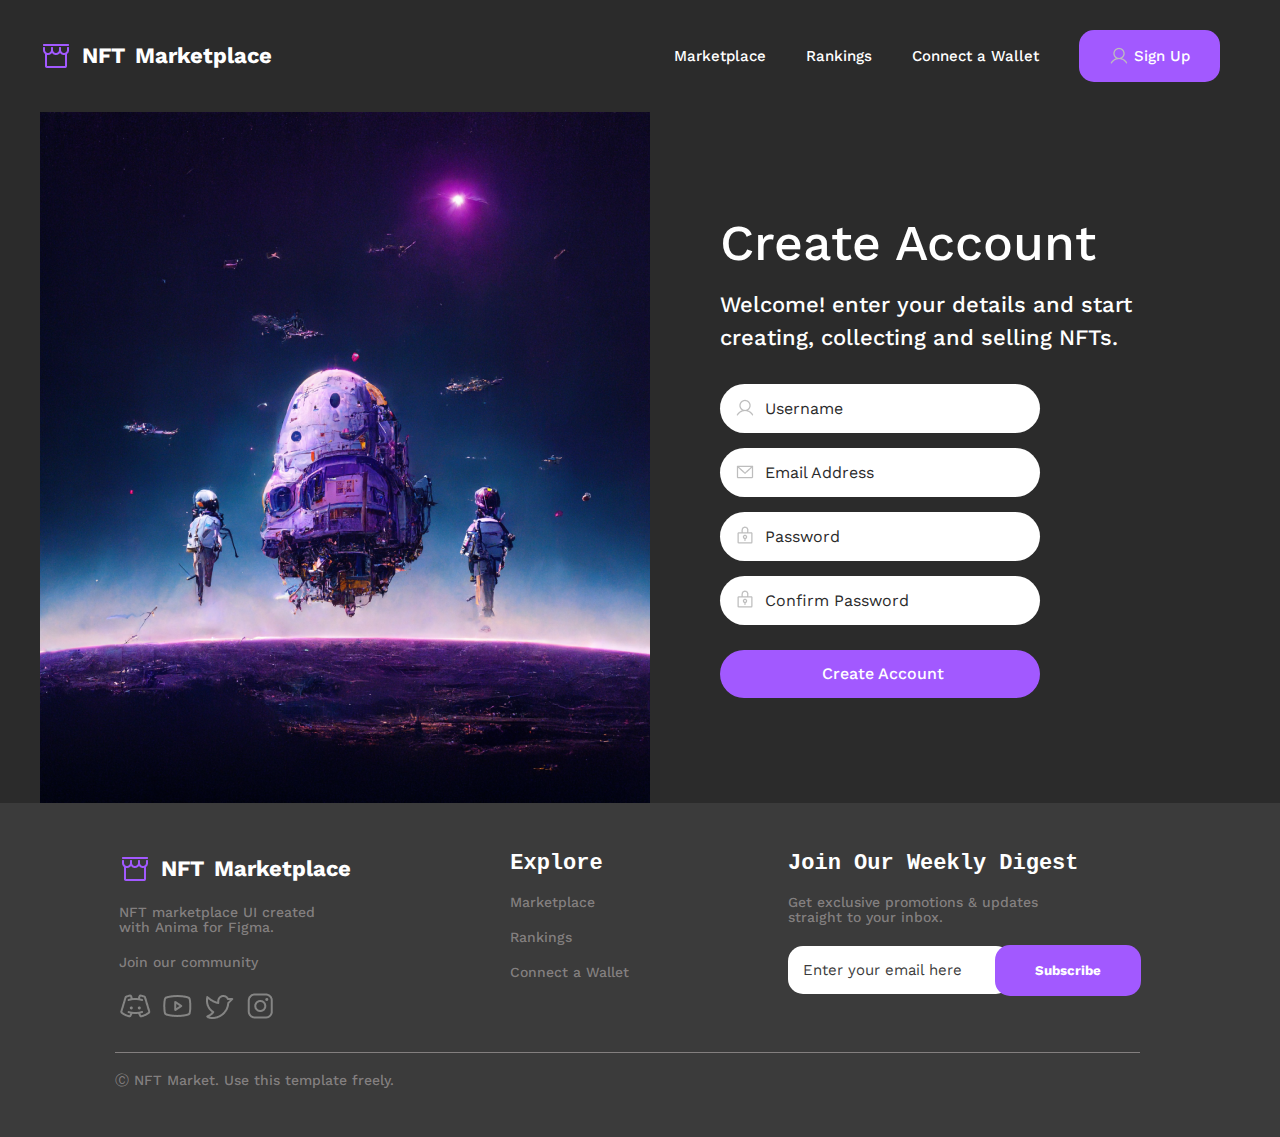
<file: graduation-two/index.html>
<!DOCTYPE html>
<html lang="en">
  <head>
    <meta charset="UTF-8" />
    <meta name="viewport" content="width=device-width, initial-scale=1.0" />
    <title>Create Account</title>
    <link rel="stylesheet" href="reset.css" />
    <link rel="stylesheet" href="style.css" />
  </head>
  <body>
    <header class="header">
      <div class="container">
        <nav class="navigation_header">
          <div class="navigation_logo">
            <img src="img/storefront.png" class="nav_logo_img" alt="store" />
            <span class="nav-logo-name">NFT</span>
            <span class="nav-logo-name">Marketplace</span>
          </div>
          <div class="navigation-right">
            <div class="burger">
              <img src="img/nav_menu.png" alt="burger" class=".burger_nav" />
            </div>
            <ul class="nav-list">
              <li class="nav-item">
                <a href="#" class="nav-link">
                  <span class="nav_name">Marketplace</span>
                </a>
              </li>
              <li class="nav-item">
                <a href="#" class="nav-link">
                  <span class="nav_name">Rankings</span>
                </a>
              </li>
              <li class="nav-item">
                <a href="#" class="nav-link">
                  <span class="nav_name">Connect a Wallet</span>
                </a>
              </li>
              <li class="nav-item">
                <a href="#" class="nav-button">
                  <img src="img/user.png" alt="user" class="button-icon" />
                  <span class="nav-button-name">Sign Up</span>
                </a>
              </li>
            </ul>
          </div>
        </nav>
        <main class="main">
          <div class="main-container">
            <div class="image-left">
              <img src="img/universe.png" alt="universe" class="main-image"
            </div>
            <div class="main-box-right">
              <h1 class="main-header">Create Account</h1>
              <div class="main-text">
                <p class="text-description">
                  Welcome! enter your details and start <br />
                  creating, collecting and selling NFTs.
                </p>
              </div>
              <div class="input-group">
                <div class="input-main">
                  <img src="img/user.png" alt="username" class="input-icon" />
                  <input type="text" placeholder="Username" />
                </div>
                <div class="input-main">
                  <img src="img/envelope.png" alt="email" class="input-icon" />
                  <input type="email" placeholder="Email Address" />
                </div>
                <div class="input-main">
                  <img src="img/lock.png" alt="password" class="input-icon" />
                  <input type="password" placeholder="Password" />
                </div>
                <div class="input-main">
                  <img
                    src="img/lock.png"
                    alt="confirm password"
                    class="input-icon"
                  />
                  <input type="password" placeholder="Confirm Password" />
                </div>
                <div class="main-button-account">
                  <a href="#" class="nav-button main-button">
                    <span class="nav-button-name">Create Account</span>
                  </a>
                </div>
              </div>
            </div>
          </div>
        </main>
      </div>
    </header>
    <footer class="footer">
      <div class="container">
        <div class="footer-box">
          <div class="footer-left-box">
            <ul class="left-box-list">
              <li class="left-box-item-header">
                <img
                  src="img/storefront.png"
                  class="footer_logo_img"
                  alt="store"
                />
                <span class="footer-logo-name">NFT</span>
                <span class="footer-logo-name">Marketplace</span>
              </li>
              <li class="left-box-item">
                <a href="#" class="left-text-one">
                  NFT marketplace UI created <br />
                  with Anima for Figma.
                </a>
              </li>
              <li class="left-box-item">
                <a href="#" class="left-text-two">Join our community</a>
              </li>
              <li class="left-box-item">
                <a href="#"
                  ><img
                    src="img/discord-logo.png"
                    alt="discord logo"
                    class="footer-discord"
                /></a>
                <a href="#"
                  ><img
                    src="img/youtube-logo.png"
                    alt="youtube logo"
                    class="footer-youtube"
                /></a>
                <a href="#"
                  ><img
                    src="img/twitter-logo.png"
                    alt="twitter logo"
                    class="footer-twitter"
                /></a>
                <a href="#"
                  ><img
                    src="img/instagram-logo.png"
                    alt="instagram logo"
                    class="footer-instagram"
                /></a>
              </li>
            </ul>
          </div>
          <div class="footer-middle-box">
            <ul class="middle-box-list">
              <li class="middle-box-item">
                <p class="middle-text-header">Explore</p>
              </li>
              <li class="middle-box-item">
                <a href="#" class="middle-text-one">Marketplace</a>
              </li>
              <li class="middle-box-item">
                <a href="#" class="middle-text-two">Rankings</a>
              </li>
              <li class="middle-box-item">
                <a href="#" class="middle-text-three">Connect a Wallet</a>
              </li>
            </ul>
          </div>
          <div class="footer-right-box">
            <ul class="right-box-list">
              <li class="right-box-item">
                <p class="right-text-header">Join Our Weekly Digest</p>
              </li>
              <li class="right-box-item">
                <a href="#" class="right-text-one">
                  Get exclusive promotions & updates <br />
                  straight to your inbox.
                </a>
              </li>
              <li class="right-box-item">
                <div class="footer-input">
                  <input
                    type="email"
                    placeholder="Enter your email here"
                    class="footer-email-input"
                  />
                  <button
                    type="submit"
                    class="footer-subscribe-button"
                    id="subscribe-btn"
                  >
                    Subscribe
                  </button>
                </div>
              </li>
            </ul>
          </div>
        </div>
        <div class="footer-trademark">
          <div class="footer-line"></div>
          <p class="footer-trademark-text">
            Ⓒ NFT Market. Use this template freely.
          </p>
        </div>
      </div>
    </footer>
  </body>
</html>
</file>
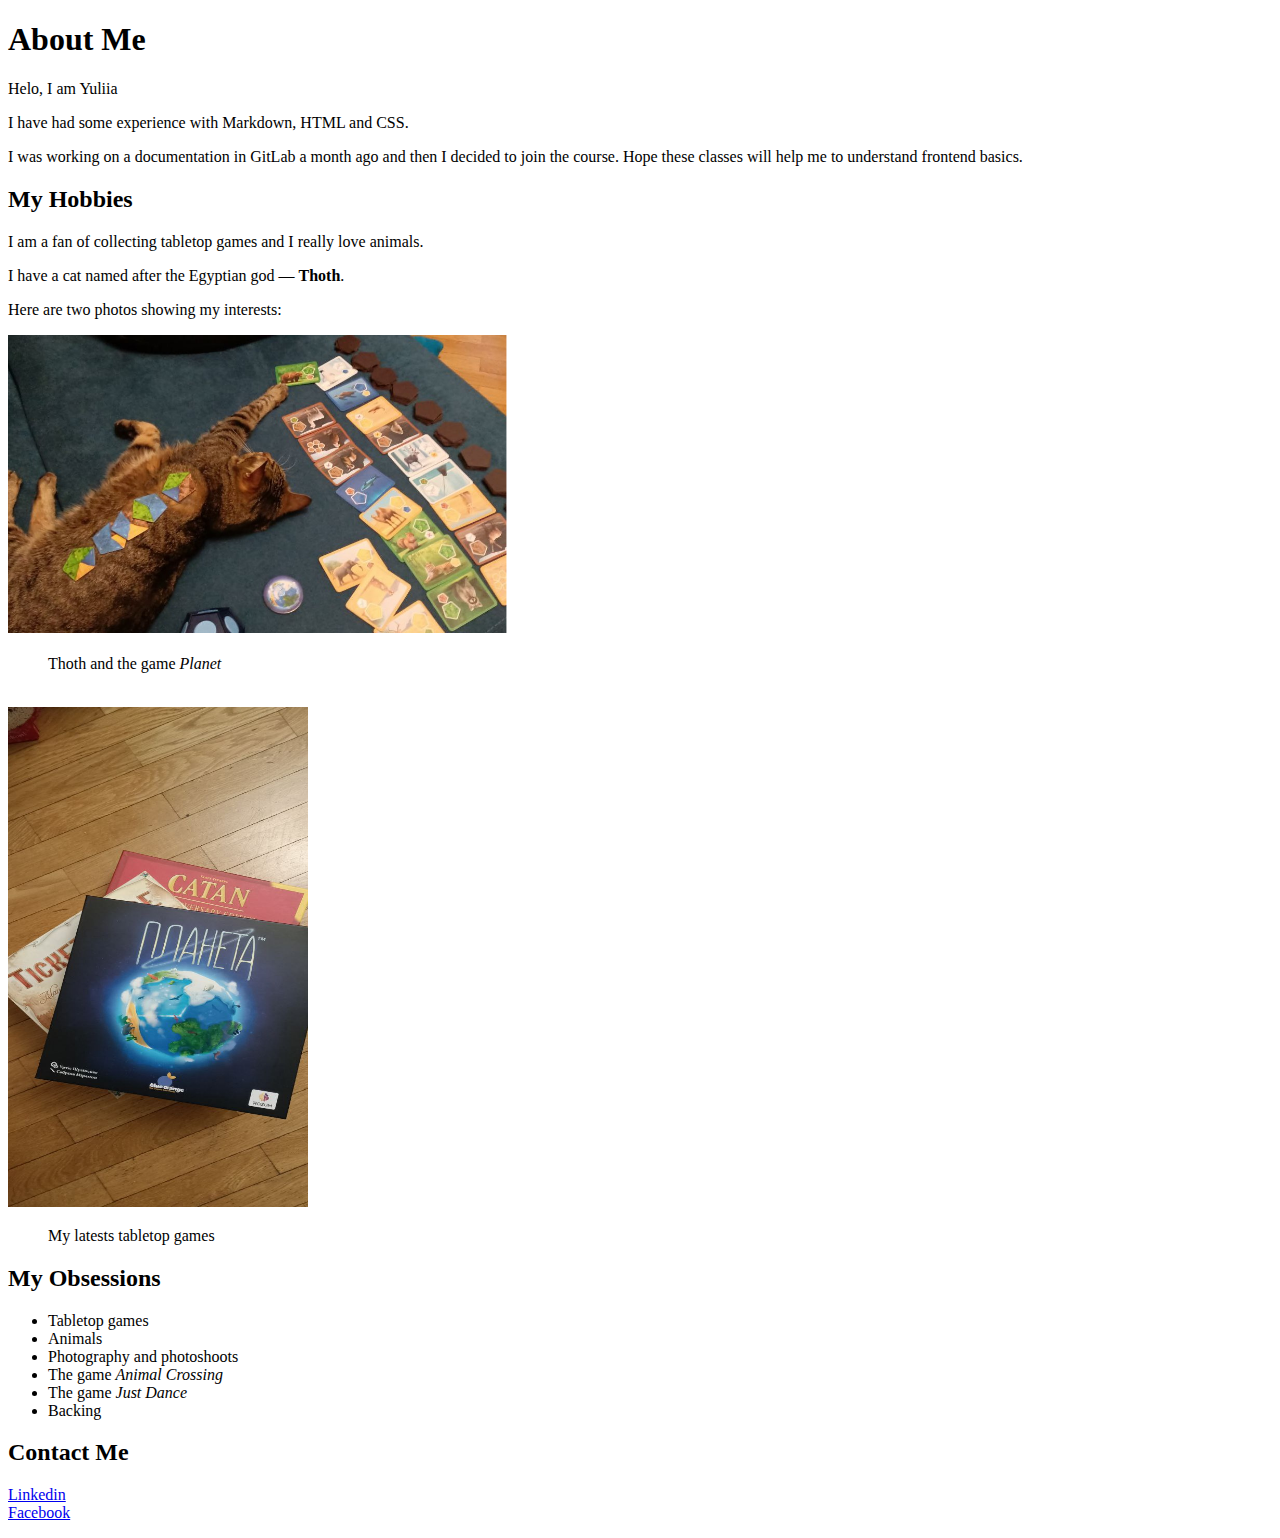
<file: lesson-1/index.html>
<!DOCTYPE html>
<html lang="en">
  <head>
    <title>Introduction</title>
  </head>
  <body>
    <main>
      <h1>About Me</h1>  
    </main>
<p>Helo, I am Yuliia</p>
<p>I have had some experience with Markdown, HTML and CSS.</p>
<p>I was working on a documentation in GitLab a month ago and then I decided to join the course. Hope these classes will help me to understand frontend basics.</p>
<h2>My Hobbies</h2>
<p>I am a fan of collecting tabletop games and I really love animals.</p>
<p>I have a cat named after the Egyptian god — <b>Thoth</b>.</p>
<p>Here are two photos showing my interests:</p>
    <img src="../images/cat-games.png"
         alt="My cat and games"
         width="500" height="300"
         />
         <figure>Thoth and the game <em>Planet</em></figure>
<br>
    <img src="../images/tabletop-games.png"
         alt="My tabletop games"
         width="300" height="500"
         />
         <figure>My latests tabletop games</figure>
<h2>My Obsessions</h2>
<ul>
  <li>Tabletop games</li>
  <li>Animals</li>
  <li>Photography and photoshoots</li>
  <li>The game <em>Animal Crossing</em></li>
  <li>The game <em>Just Dance</em></li>
  <li>Backing</li>
</ul>
<h2>Contact Me </h2>
<li><a href="https://ua.linkedin.com/">Linkedin</a></li>
<li><a href="https://www.facebook.com/">Facebook</a></li>
 </p>

  </body>
</html>
</file>
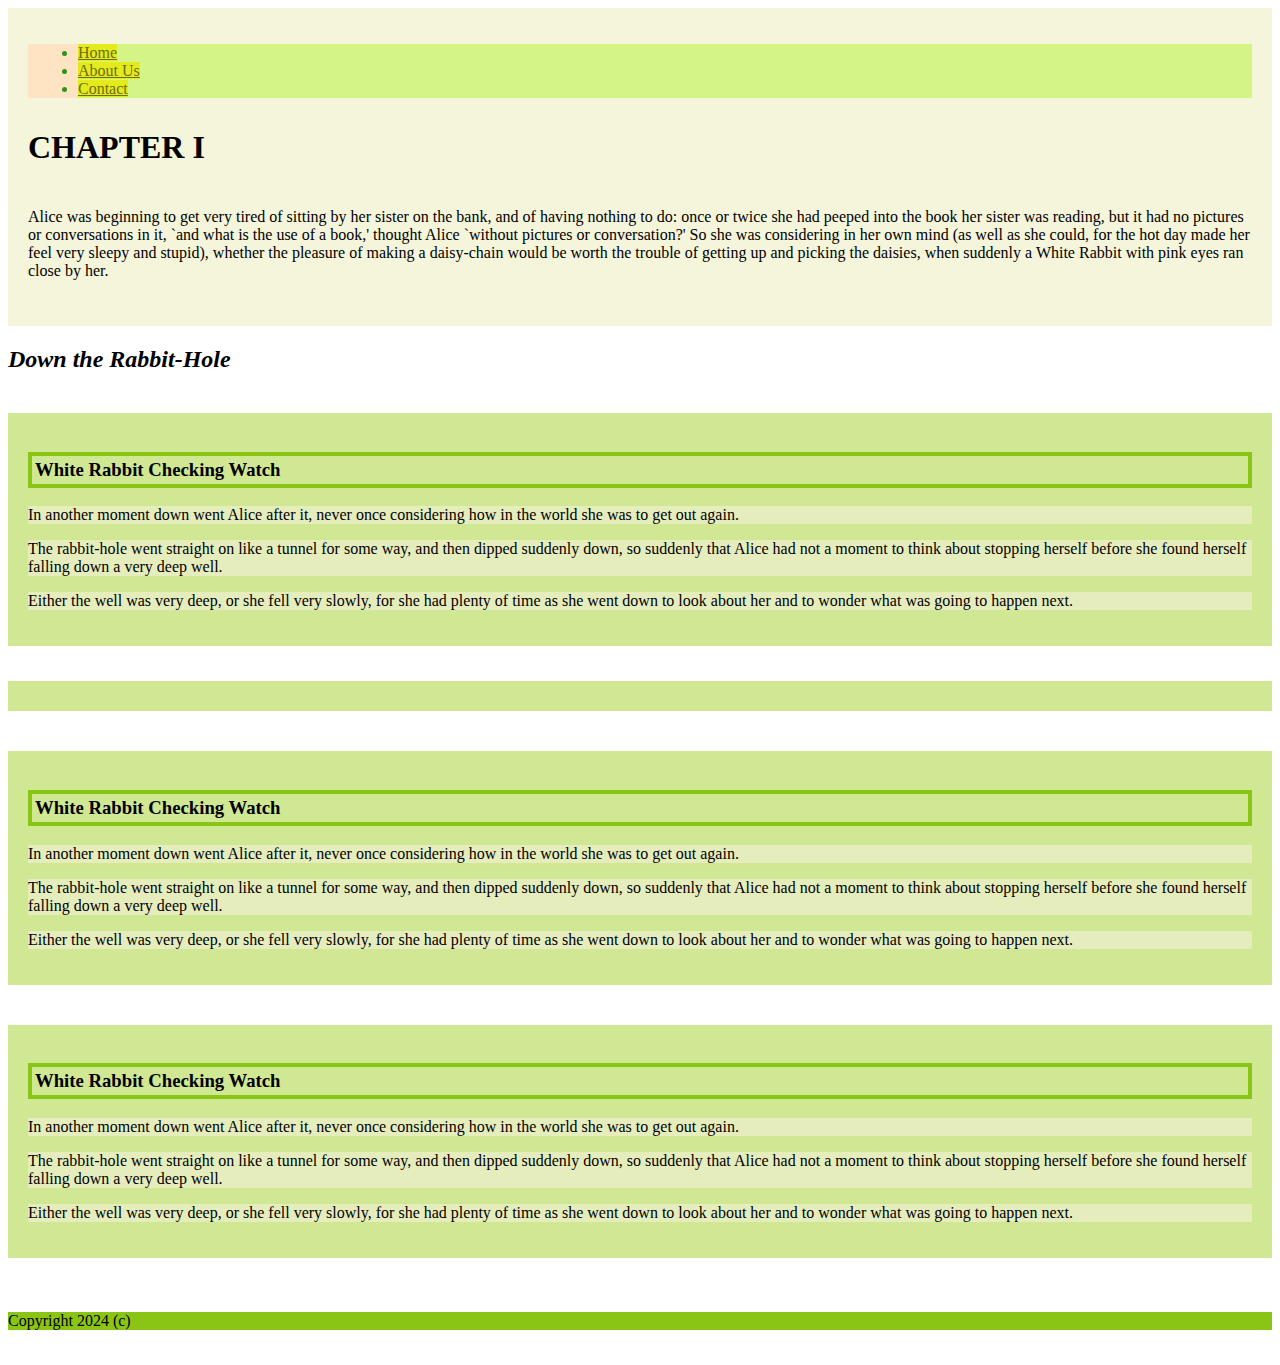
<file: lesson-3/index.html>
<!DOCTYPE html>
<html lang="en">
<head>
    <meta charset="UTF-8">
    <meta name="viewport" content="width=device-width, initial-scale=1.0">
    <link rel="stylesheet" href="style.css"
</head>
<body>
<div class="container">
 <header class="header"
    <p class="header">
    <ul class="ul">
        <li><a href="Home"class="link">Home</a></li>
        <li><a href="About Us"class="link">About Us</a></li>
        <li><a href="Contact"class="link">Contact</a></li>
      </ul>
</p>
    </header>
    <h1 class="text">CHAPTER I</h1>
    <p class="text">
        Alice was beginning to get very tired of sitting by her sister on the bank, and of having nothing to do: once or twice she had peeped into the book her sister was reading, but it had no pictures or conversations in it, `and what is the use of a book,' thought Alice `without pictures or conversation?'
So she was considering in her own mind (as well as she could, for the hot day made her feel very sleepy and stupid), whether the pleasure of making a daisy-chain would be worth the trouble of getting up and picking the daisies, when suddenly a White Rabbit with pink eyes ran close by her.
    </p>
</div>
<h2>
   <em>Down the Rabbit-Hole</em>
</h2>
<div class="par">
    <h3 class="subheading">White Rabbit Checking Watch</h3>
    <p class="pa">
        In another moment down went Alice after it, never once considering how in the world she was to get out again.
    </p>
    <p class="pa">
        The rabbit-hole went straight on like a tunnel for some way, and then dipped suddenly down, so suddenly that Alice had not a moment to think about stopping herself before she found herself falling down a very deep well.
    </p>
    <p class="pa">
        Either the well was very deep, or she fell very slowly, for she had plenty of time as she went down to look about her and to wonder what was going to happen next.
    </p>
</div>
<div class="hr"
</div>
<div class="par">
    <h3 class="subheading">White Rabbit Checking Watch</h3>
    <p class="pa">
        In another moment down went Alice after it, never once considering how in the world she was to get out again.
    </p>
    <p class="pa">
        The rabbit-hole went straight on like a tunnel for some way, and then dipped suddenly down, so suddenly that Alice had not a moment to think about stopping herself before she found herself falling down a very deep well.
    </p>
    <p class="pa">
        Either the well was very deep, or she fell very slowly, for she had plenty of time as she went down to look about her and to wonder what was going to happen next.
    </p>
</div>
<div class="par">
    <h3 class="subheading">White Rabbit Checking Watch</h3>
    <p class="pa">
        In another moment down went Alice after it, never once considering how in the world she was to get out again.
    </p>
    <p class="pa">
        The rabbit-hole went straight on like a tunnel for some way, and then dipped suddenly down, so suddenly that Alice had not a moment to think about stopping herself before she found herself falling down a very deep well.
    </p>
    <p class="pa">
        Either the well was very deep, or she fell very slowly, for she had plenty of time as she went down to look about her and to wonder what was going to happen next.
    </p>
</div>
<br>
<br>
<br>
<div class="parag"
<p>
    Copyright 2024 (c)
</p>
</body>
</html>
</file>
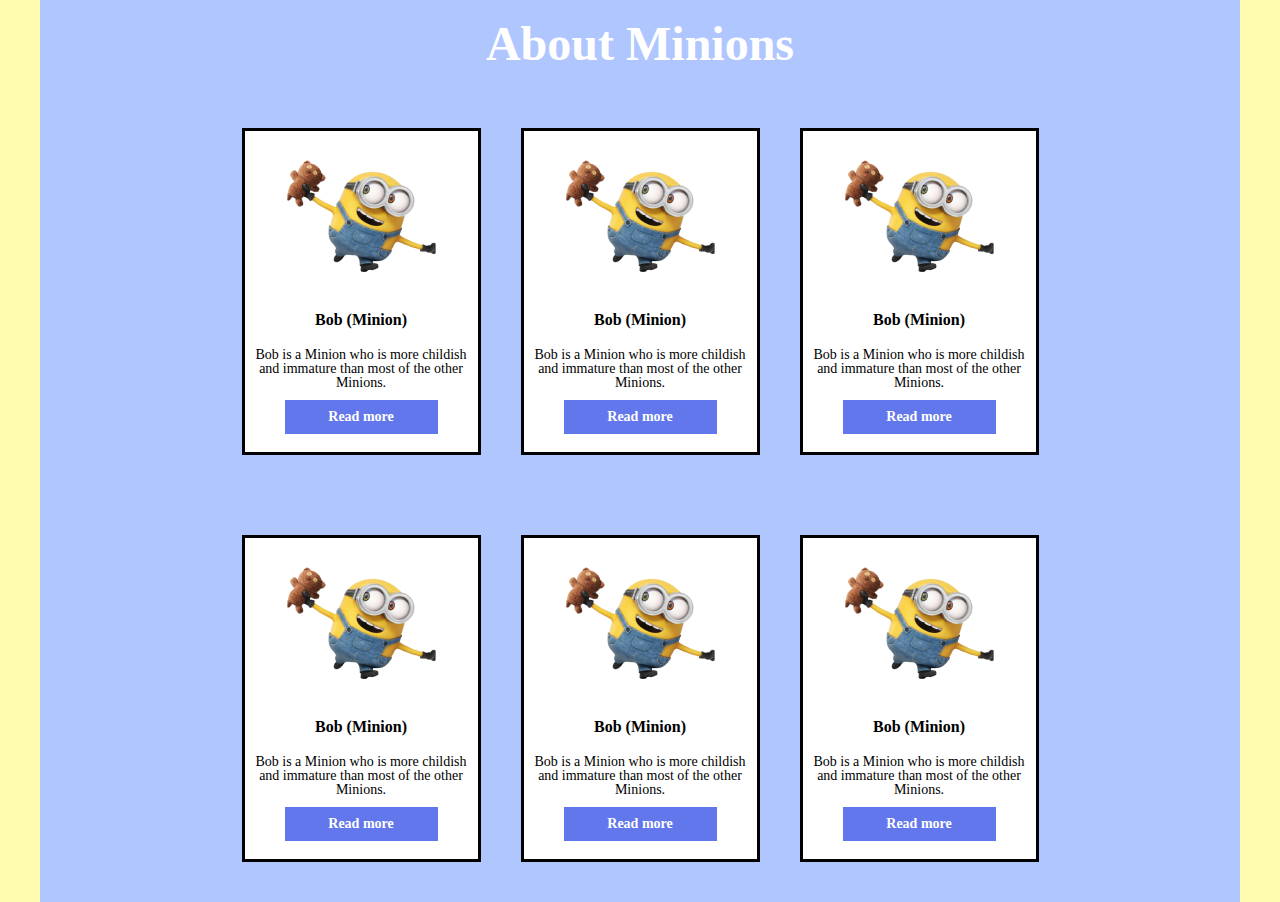
<file: lesson-4/index.html>
<!DOCTYPE html>
<html lang="en">
  <head>
    <meta charset="UTF-8" />
    <meta name="viewport" content="width=device-width, initial-scale=1.0" />
    <title>Minion Cards</title>
    <link rel="stylesheet" href="reset.css" />
    <link rel="stylesheet" href="style.css" />
  </head>
  <body>
    <div class="wrapper">
    <div class="container">
      <div class="main-heading">About Minions</div>
    </div>
    <div class="container">
      <div class="card">
        <div class="picture">
          <img src="minion.png" alt="Minion" />
        </div>
        <h3 class="card-title">Bob (Minion)</h3>
        <p>
          Bob is a Minion who is more childish and immature than most of the
          other Minions.
        </p>
        <div class="button">Read more</div>
      </div>
      <div class="card">
        <div class="picture">
          <img src="minion.png" alt="Minion" />
        </div>
        <h3 class="card-title">Bob (Minion)</h3>
        <p>
          Bob is a Minion who is more childish and immature than most of the
          other Minions.
        </p>
        <div class="button">Read more</div>
      </div>
      <div class="card">
        <div class="picture">
          <img src="minion.png" alt="Minion" />
        </div>
        <h3 class="card-title">Bob (Minion)</h3>
        <p>
          Bob is a Minion who is more childish and immature than most of the
          other Minions.
        </p>
        <div class="button">Read more</div>
      </div>
    </div>
    <div class="container">
      <div class="card">
        <div class="picture">
          <img src="minion.png" alt="Minion" />
        </div>
        <h3 class="card-title">Bob (Minion)</h3>
        <p>
          Bob is a Minion who is more childish and immature than most of the
          other Minions.
        </p>
        <div class="button">Read more</div>
      </div>
      <div class="card">
        <div class="picture">
          <img src="minion.png" alt="Minion" />
        </div>
        <h3 class="card-title">Bob (Minion)</h3>
        <p>
          Bob is a Minion who is more childish and immature than most of the
          other Minions.
        </p>
        <div class="button">Read more</div>
      </div>
      <div class="card">
        <div class="picture">
          <img src="minion.png" alt="Minion" />
        </div>
        <h3 class="card-title">Bob (Minion)</h3>
        <p>
          Bob is a Minion who is more childish and immature than most of the
          other Minions.
        </p>
        <div class="button">Read more</div>
      </div>
    </div>
  </div>
  </body>
</html>
</file>
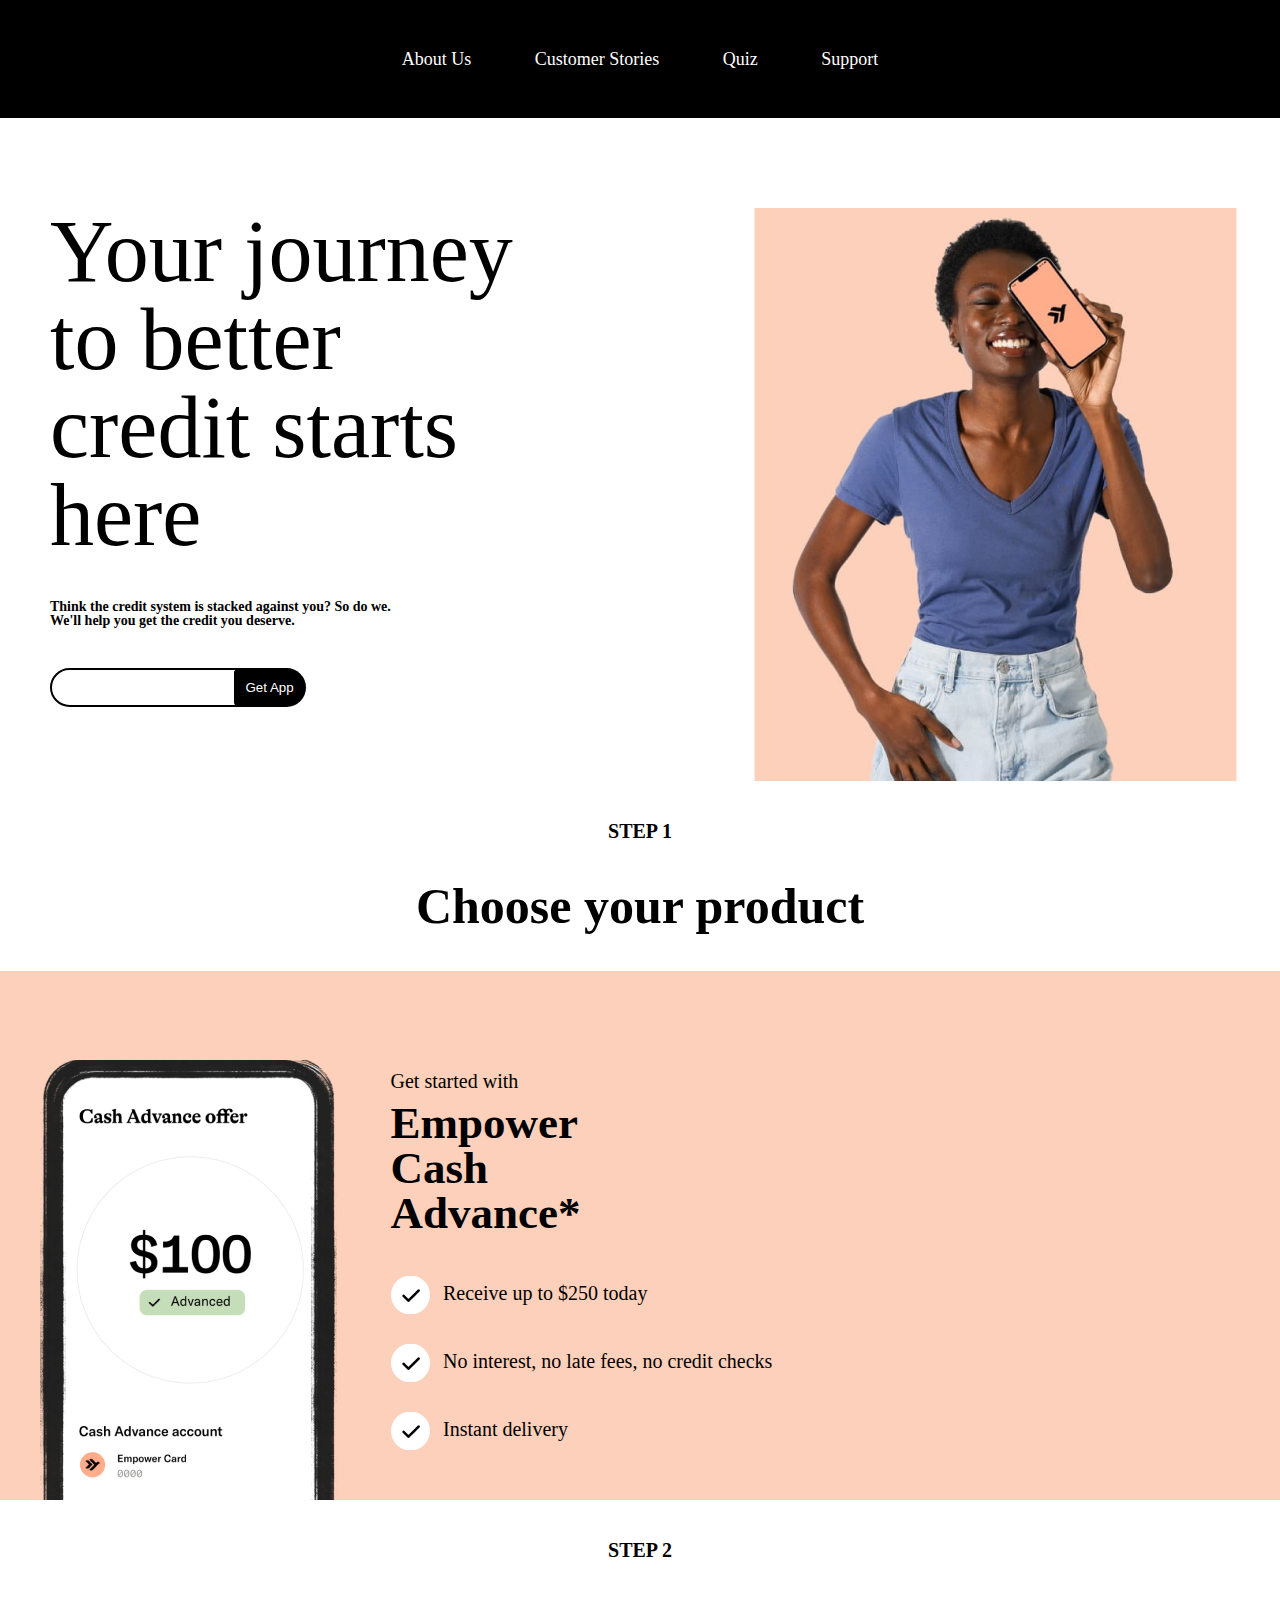
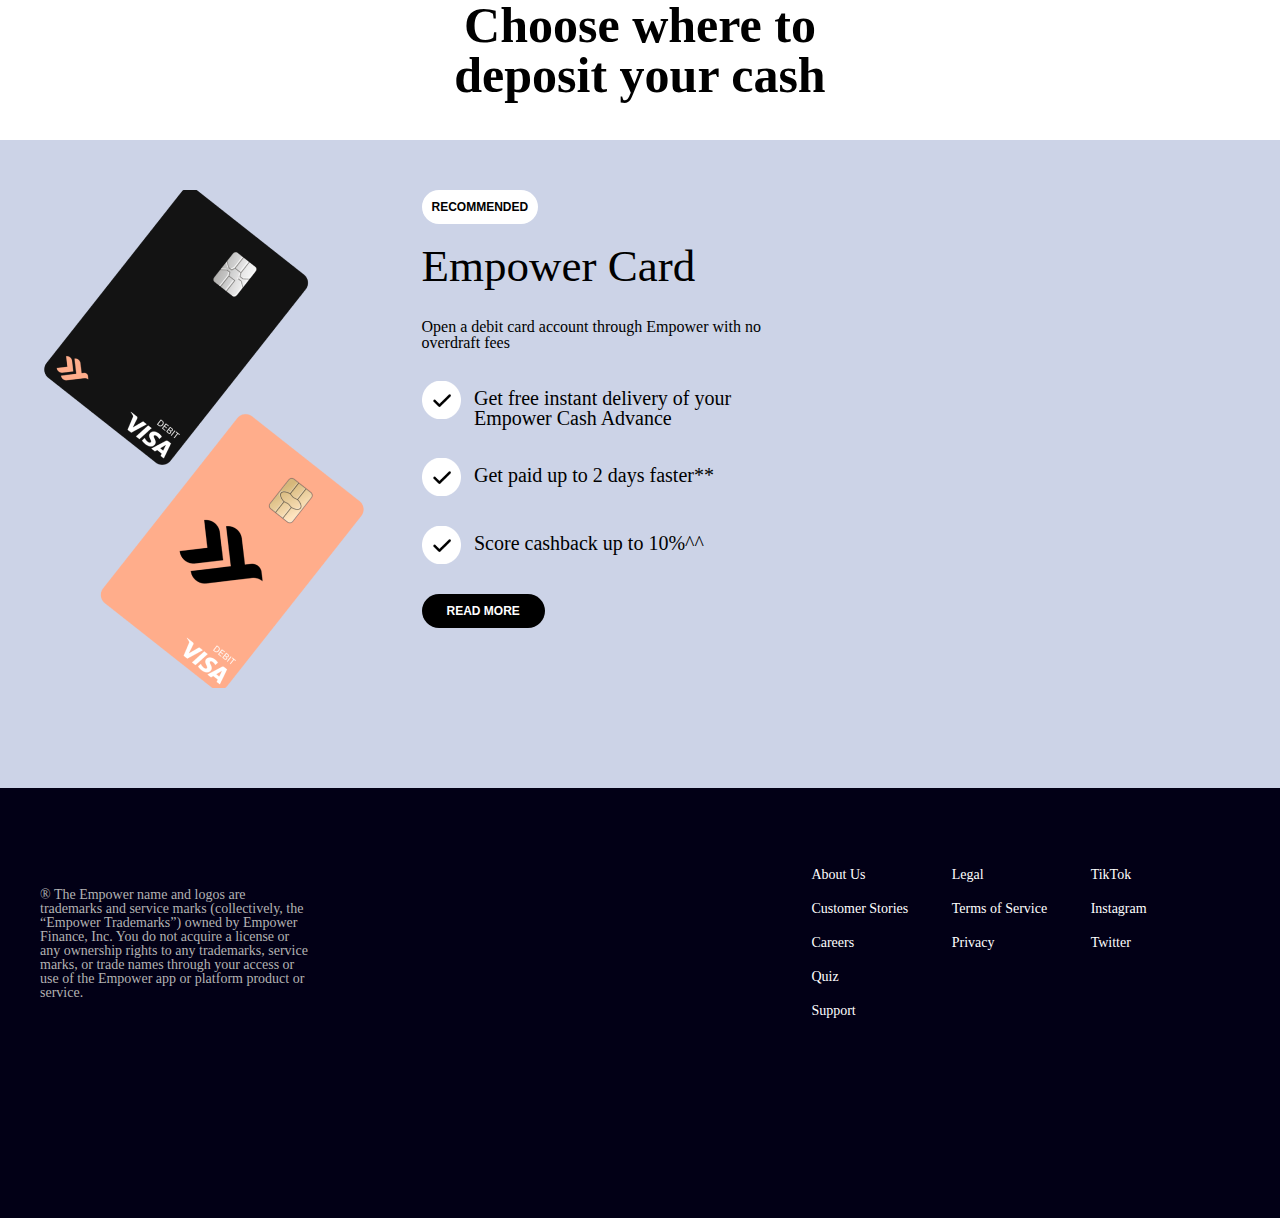
<file: lesson-5/index.html>
<!DOCTYPE html>
<html lang="en">
  <head>
    <meta charset="UTF-8" />
    <meta name="viewport" content="width=device-width, initial-scale=1.0" />
    <title>Credit</title>
    <link rel="stylesheet" href="reset.css" />
    <link rel="stylesheet" href="style.css" />
  </head>
  <body>
    <header class="header">
      <nav class="navigation">
        <div class="container">
          <ul class="nav-list">
            <li class="nav-item"><a href="#" class="nav-link">About Us</a></li>
            <li class="nav-item">
              <a href="#" class="nav-link">Customer Stories</a>
            </li>
            <li class="nav-item"><a href="#" class="nav-link">Quiz</a></li>
            <li class="nav-item"><a href="#" class="nav-link">Support</a></li>
          </ul>
        </div>
      </nav>
    </header>
    <div class="header-content-main">
      <div class="container">
        <div class="wrapper-header">
          <div class="header-content-text">
            <h1 class="header-content-title">
              Your journey to better credit starts here
            </h1>
            <div class="header-content-description">
              <p class="header-content-credit">
                Think the credit system is stacked against you? So do we. <br />
                We'll help you get the credit you deserve.
              </p>
              <div class="input-search">
                <form class="input-field" action="#">
                  <div class="input-group">
                    <input type="text" placeholder="" />
                    <button type="submit">Get App</button>
                  </div>
                </form>
              </div>
            </div>
          </div>
          <div class="header-content-img">
            <img src="girl.png" alt="girl-with-cards" />
          </div>
        </div>
      </div>
    </div>
    <div class="header-step">
      <div class="container">
        <h3>STEP 1</h3>
      </div>
    </div>
    <div class="header-choose-product">
      <h2 class="header-choose-product-title">Choose your product</h2>
    </div>
    <main class="main">
      <div class="container">
        <div class="main-content-img">
          <img src="cash-offer.png" alt="cash-offer" />
        </div>
        <div class="main-header">
          <h2 class="main-header-description">Get started with</h2>
          <div class="main-text">
            <p class="main-text-desription-two">
              Empower <br />Cash<br />
              Advance*
            </p>
            <ul class="main-list">
              <li class="main-list-item">
                <img class="ckeck-image" src="check.png" alt="check" />
                <span class="check-text">Receive up to $250 today</span>
              </li>
              <li class="main-list-item">
                <img class="ckeck-image" src="check.png" alt="check" />
                <span class="check-text"
                  >No interest, no late fees, no credit checks</span
                >
              </li>
              <li class="main-list-item">
                <img class="ckeck-image" src="check.png" alt="check" />
                <span class="check-text">Instant delivery</span>
              </li>
            </ul>
          </div>
        </div>
      </div>
    </main>
    <div class="header-step">
      <div class="container">
        <h3>STEP 2</h3>
      </div>
    </div>
    <div class="header-choose-product">
      <h2 class="header-choose-product-title">
        Choose where to <br />deposit your cash
      </h2>
    </div>
    <div class="section-two">
      <div class="container">
        <div class="section-two-img">
          <img src="cards.png" alt="cards" />
        </div>
        <div class="section-two-header">
          <div class="button">
            <a href="#" class="button-link">
              <button class="button-one-section-two">RECOMMENDED</button>
            </a>
          </div>
          <h2 class="section-two-header-description">Empower Card</h2>
          <div class="section-two-text">
            <p class="section-two-text-description">
              Open a debit card account through Empower with no <br />
              overdraft fees
            </p>
          </div>
          <ul class="section-two-list">
            <li class="section-two-list-item">
              <img class="ckeck-image" src="check.png" alt="check" />
              <span class="check-text"
                >Get free instant delivery of your <br />
                Empower Cash Advance</span
              >
            </li>
            <li class="main-list-item">
              <img class="ckeck-image" src="check.png" alt="check" />
              <span class="check-text">Get paid up to 2 days faster**</span>
            </li>
            <li class="main-list-item">
              <img class="ckeck-image" src="check.png" alt="check" />
              <span class="check-text">Score cashback up to 10%^^</span>
            </li>
          </ul>
          <div class="button">
            <a href="#" class="button-link">
              <button class="button-two-section-two">READ MORE</button>
            </a>
          </div>
        </div>
      </div>
    </div>
    <footer class="footer">
      <div class="container">
        <div class="footer-section-left">
          <p class="footer-description">
            ® The Empower name and logos are <br />
            trademarks and service marks (collectively, the <br />
            “Empower Trademarks”) owned by Empower <br />
            Finance, Inc. You do not acquire a license or <br />
            any ownership rights to any trademarks, service <br />
            marks, or trade names through your access or
            <br />use of the Empower app or platform product or<br />
            service.
          </p>
        </div>
        <div class="footer-right-section">
          <ul class="footer-list-one">
            <li class="footer-item">About Us</li>
            <li class="footer-item">Customer Stories</li>
            <li class="footer-item">Careers</li>
            <li class="footer-item">Quiz</li>
            <li class="footer-item">Support</li>
          </ul>
        </div>
        <div class="footer-right-section-two">
          <ul class="footer-list-one">
            <li class="footer-item">Legal</li>
            <li class="footer-item">Terms of Service</li>
            <li class="footer-item">Privacy</li>
          </ul>
        </div>
        <div class="footer-right-section-three">
          <ul class="footer-list-one">
            <li class="footer-item">TikTok</li>
            <li class="footer-item">Instagram</li>
            <li class="footer-item">Twitter</li>
          </ul>
        </div>
      </div>
    </footer>
  </body>
</html>
</file>
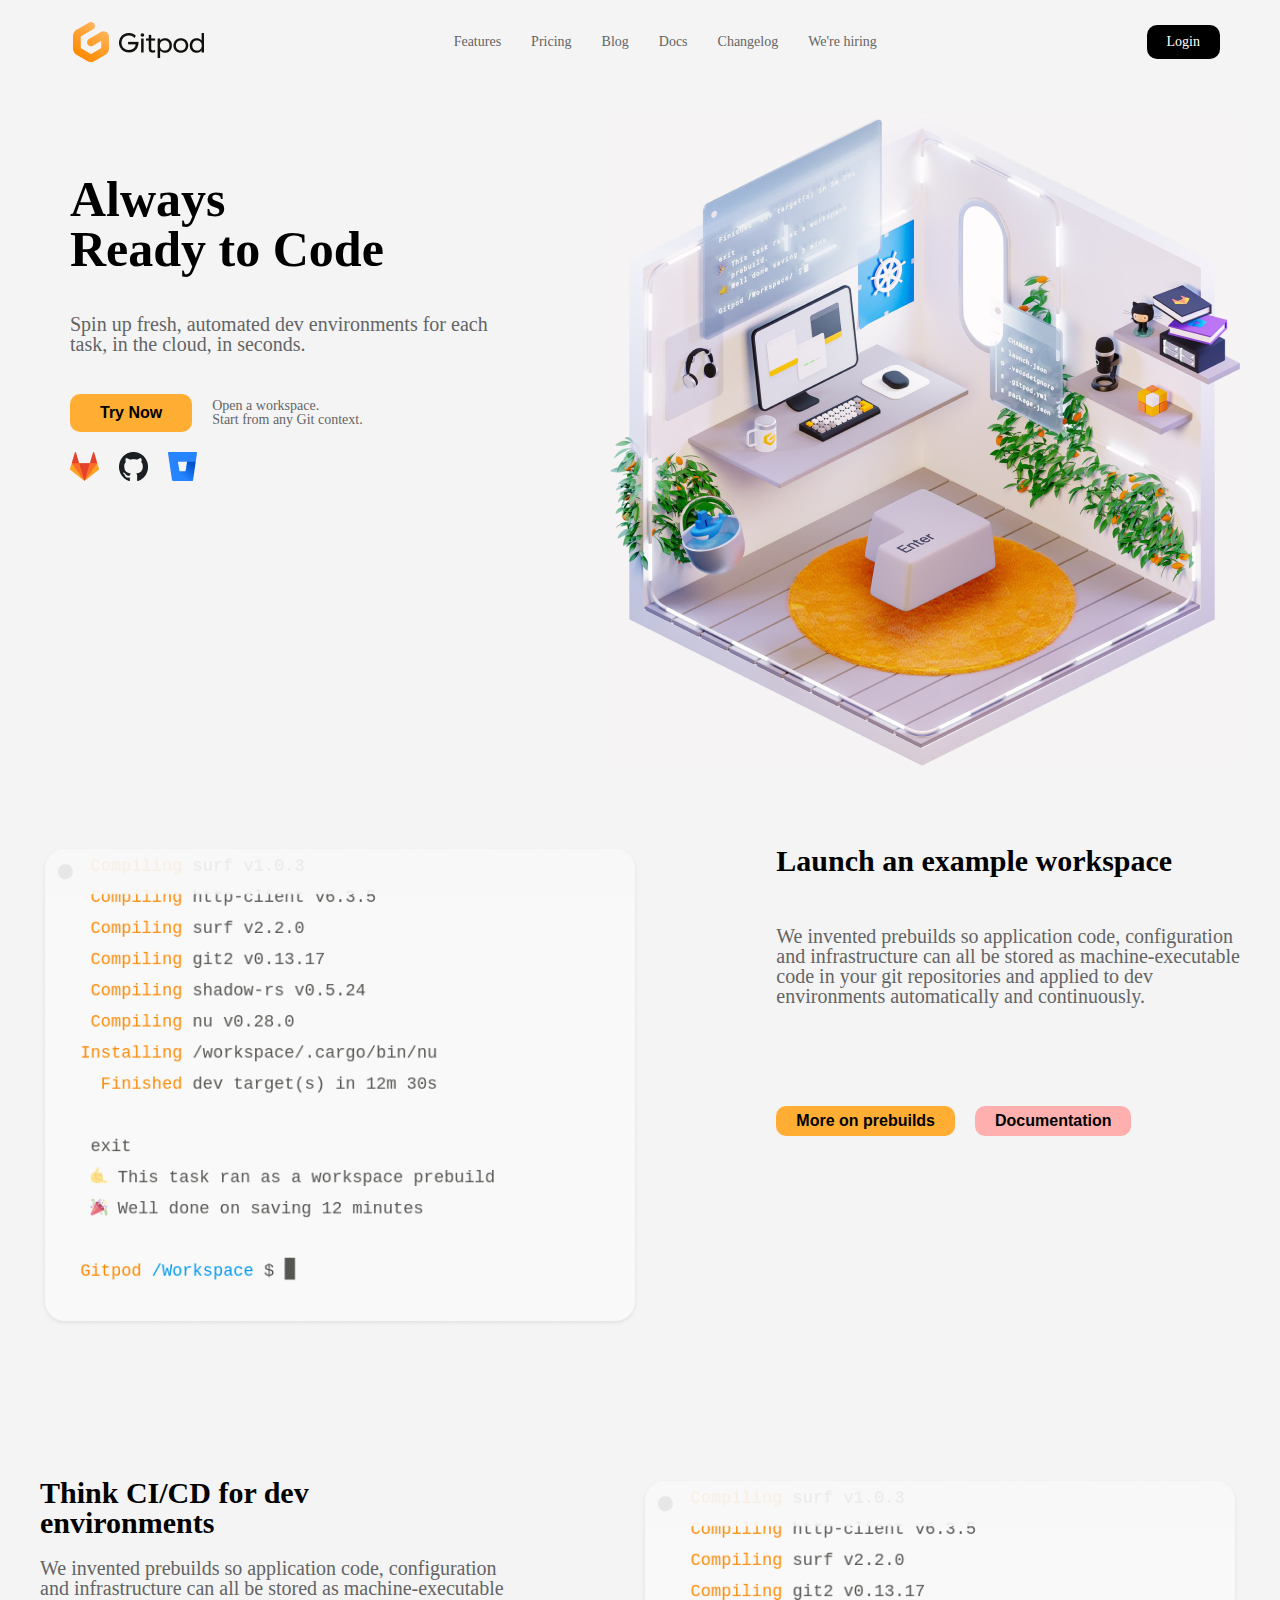
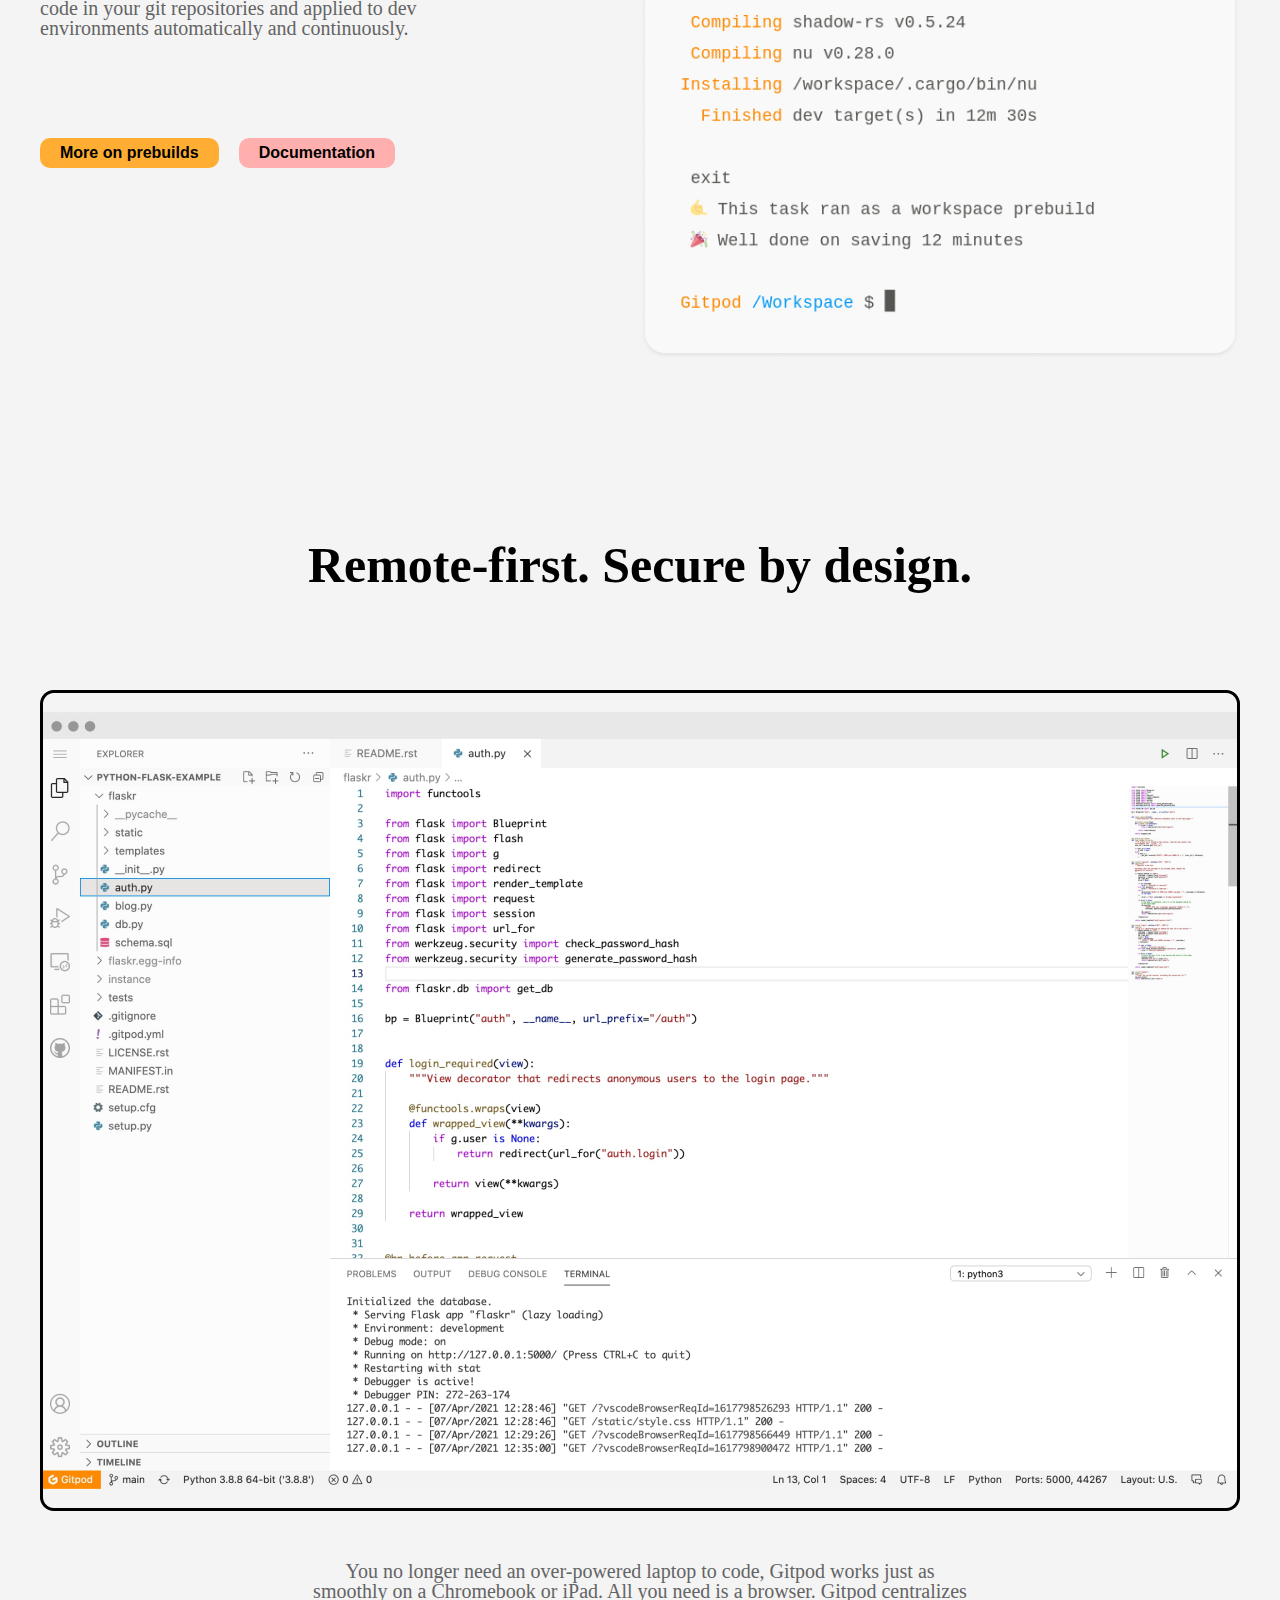
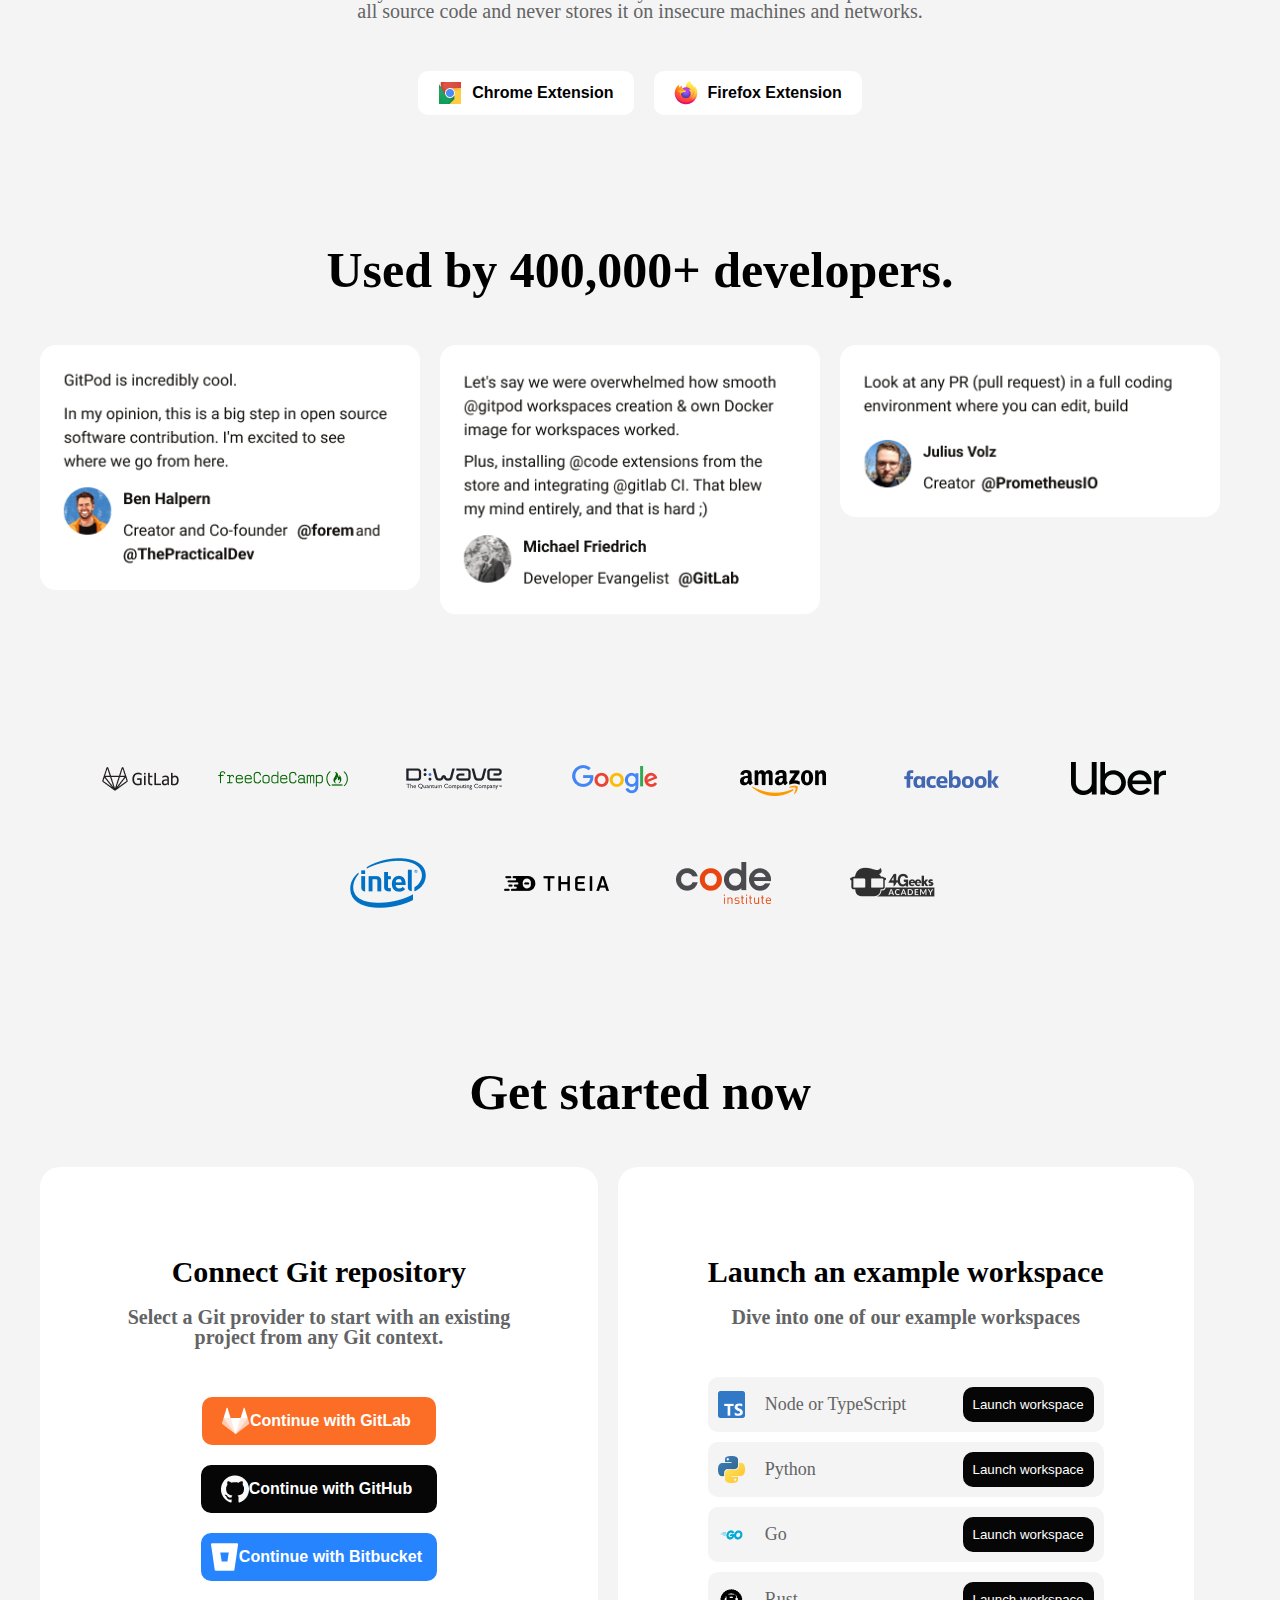
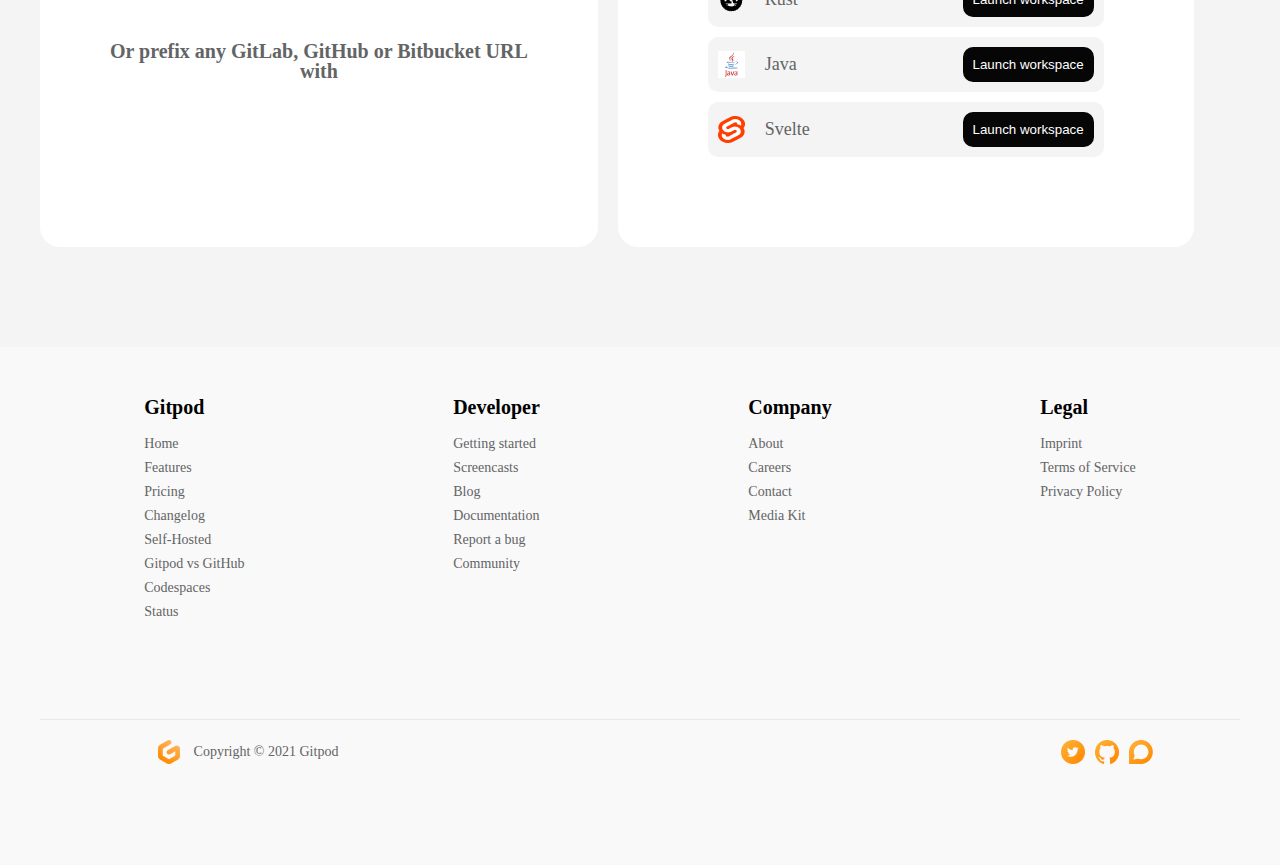
<file: lesson-6/index.html>
<!DOCTYPE html>
<html lang="en">
<div class="body">
<head>
    <meta charset="UTF-8" />
    <meta name="viewport" content="width=device-width, initial-scale=1.0" />
    <title>Gitpods</title>
    <link rel="stylesheet" href="reset.css" />
    <link rel="stylesheet" href="style.css" />
  </head>
  <body>
    <div class="wrapper-flex">
      <div class="container">
        <div class="nav-wrapper">
          <div class="logo">
            <img src="gitpod.png" alt="logo" />
          </div>
          <nav class="navigation">
            <ul class="nav-list">
              <li class="nav-item">
                <a href="#" class="nav-link">Features</a>
              </li>
              <li class="nav-item">
                <a href="#" class="nav-link">Pricing</a>
              </li>
              <li class="nav-item">
                <a href="#" class="nav-link">Blog</a>
              </li>
              <li class="nav-item">
                <a href="#" class="nav-link">Docs</a>
              </li>
              <li class="nav-item">
                <a href="#" class="nav-link">Changelog</a>
              </li>
              <li class="nav-item">
                <a href="#" class="nav-link">We're hiring</a>
              </li>
            </ul>
          </nav>
          <div class="login-btn">
            <a href="#" class="login-link">Login</a>
          </div>
        </div>
      </div>
    </div>
  <div class="main-part-one">
  <div class="container">
    <div class="header-one">
      <div class="header-one-text">
        <h2 class="header-one-title">Always <br> Ready to Code</h2>
        <div class="header-one-description">
          <p>Spin up fresh, automated dev environments for each <br> task, in the cloud, in seconds.</p>
        </div>
      </div>
      <div class="btn-group">
        <button class="try-now-btn">Try Now</button>
        <div class="btn-descr">
          <p>
            Open a workspace. 
            <br>
            Start from any Git context.
          </p>
        </div>
      </div>
      <div class="header-icons">
        <a href="#">
          <img src="icon-one.png" alt="git-lab">
        </a>
        <a href="#">
          <img src="icon-two.png" alt="git-hub">
        </a>
        <a href="#">
          <img src="icon-three.png" alt="blue-icon">
        </a>
      </div>
    </div>
    <div class="header-one-img">
      <img src="pic-room.png" alt="room">
    </div>
  </div>
</div>
    <div class="main-part-two">
        <div class="container">
            <div class="code-img">
                <img src="pic-code.png" alt="code">
            </div>
            <div class="header-two">
                <div class="header-two-text>">
                    <h2 class="header-two-title">Launch an example workspace</h2>
                    <div class="header-two-description">
                    <p>  
                        We invented prebuilds so application code, configuration <br> and infrastructure can all be stored as machine-executable <br> code in your git repositories and applied to dev <br> environments automatically and continuously.
                    </p>
                </div>
                <div class="btn-group-two">
                  <div class="prebuilds-btn">
                    <button class="prebuilds-btn">More on prebuilds</button>
                  </div>
                  <div class="document-btn">
                    <button class="document-btn ">Documentation</button>
                  </div>
                </div>
            </div>
        </div>
    </div>

    <div class="main-part-three">
      <div class="container">
        <div class="header-three">
          <div class="header-three-text">
            <h2 class="header-three-title">Think CI/CD for dev <br> environments</h2>
            <div class="header-three-description">
              <p>
                We invented prebuilds so application code, configuration <br> and infrastructure can all be stored as machine-executable <br> code in your git repositories and applied to dev <br> environments automatically and continuously.
              </p>
            </div>
            <div class="btn-group-three">
              <div class="prebuilds-btn">
                <button class="prebuilds-btn">More on prebuilds</button>
              </div>
              <div class="document-btn">
                <button class="document-btn ">Documentation</button>
              </div>
            </div>
          </div>
        </div>
        <div class="code-img-two">
          <img src="pic-code.png" alt="code">
        </div>
      </div>
    </div>
    <div class="main-part-four">
      <div class="container">
        <div class="header-four">
          <div class="header-four-text">
            <h2 class="header-four-title">Remote-first. Secure by design.</h2>
            </div>
          </div>
          <div class="code-img-two">
            <img src="pic-screen.png" alt="picture-of-the-screen">
          </div>
          <div class="header-four-description">
            <p>
              You no longer need an over-powered laptop to code, Gitpod works just as <br> smoothly on a Chromebook or iPad. All you need is a browser. Gitpod centralizes <br> all source code and never stores it on insecure machines and networks.            </p>
          </div>
          <div class="btn-group-four">
            <div class="chrome-btn">
              <a href="#">
                <button class="extension-btn">
                  <img src="chrome.png" alt="chrome extension">
                  <div class="chrome-text">
                    <p>Chrome Extension</p>
                  </div>
                </button>
              </a>
            </div>
            <div class="firefox-btn">
              <a href="#">
                <button class="extension-btn">
                  <img src="firefox.png" alt="firefox extension">
                  <div class="firefox-text">
                    <p>Firefox Extension</p>
                  </div>
                </button>
              </a>
            </div>
        </div>
      </div>
    </div>
    <div class="main-part-five">
      <div class="container">
        <div class="header-five">
          <div class="header-five-text">
            <h2 class="header-five-title">Used by 400,000+ developers.</h2>
          </div>
          <div class="feedback-pics-three">
            <div class="feedback-pics">
              <img src="feedback-one.png" alt="feedback example one">
            </div>
            <div class="feedback-pics">
              <img src="feedback-two.png" alt="feedback example one">
            </div>
            <div class="feedback-pics">
              <img src="feedback-three.png" alt="feedback example one">
            </div>
          </div>
        </div> 
      </div>
    </div>
    </div>
    <div class="main-part-six">
      <div class="container">
        <div class="header-six">
          <div class="brands-pics">
            <div class="brand-img">
              <a href="#">
                <img src="gitlab.png" alt="gitlab img">
              </a>
            </div>
            <div class="brand-img">
              <a href="#">
                <img src="free-code-camp.png" alt="free code camp img">
              </a>
            </div>
            <div class="brand-img">
              <a href="#">
                <img src="wave.png" alt="d wave img">
              </a>
            </div>
            <div class="brand-img">
              <a href="#">
                <img src="google.png" alt="google img">
              </a>
            </div>
            <div class="brand-img">
              <a href="#">
                <img src="amazon.png" alt="amazon img">
              </a>
            </div>
            <div class="brand-img">
              <a href="#">
                <img src="facebook.png" alt="amazon img">
              </a>
            </div>
            <div class="brand-img">
              <a href="#">
                <img src="uber.png" alt="amazon img">
              </a>
            </div>
            <div class="brand-img">
              <a href="#">
                <img src="intel.png" alt="amazon img">
              </a>
            </div>
            <div class="brand-img">
              <a href="#">
                <img src="theia.png" alt="amazon img">
              </a>
            </div>
            <div class="brand-img">
              <a href="#">
                <img src="code-inst.png" alt="amazon img">
              </a>
            </div>
            <div class="brand-img">
              <a href="#">
                <img src="four-geeks.png" alt="amazon img">
              </a>
            </div>
        </div>
      </div>
    </div>
    <div class="main-part-seven">
      <div class="container">
        <div class="header-seven">
          <div class="header-seven-text">
            <h2 class="header-seven-title">Get started now</h2>
          </div>
          <div class="boxes-section">
            <div class="box-one">
              <h3 class="box-one-title">Connect Git repository</h3>
              <div class="box-one-description">
                <p>Select a Git provider to start with an existing <br> project from any Git context.</p>
              </div>
              <div class="btn-group-seven">
                <div class="gitlab-btn-seven">
                  <a href="#">
                    <button class="btn-seven-lab">
                      <img src="gitlab-box.png" alt="link to gitlab">
                      Continue with GitLab
                    </button>
                  </a>
                </div>
                <div class="github-btn-seven">
                  <a href="#">
                    <button class="btn-seven-hub">
                      <img src="github-box.png" alt="link to github">
                      Continue with GitHub
                    </button>
                  </a>
                </div>
                  <div class="bitbucket-btn-seven">
                  <a href="#">
                    <button class="btn-seven-bucket">
                      <img src="bitbucket-box.png" alt="link to bitbucket">
                      Continue with Bitbucket
                    </button>
                  </a>
                </div>
                <div class="box-one-description-bottom">
                  <p>Or prefix any GitLab, GitHub or Bitbucket URL <br> with</p>
                </div>
            </div>
          </div>
          <div class="box-two">
            <h3 class="box-two-title">Launch an example workspace</h3>
            <div class="box-two-description">
              <p>Dive into one of our example workspaces</p>
            </div>
            <div class="btn-row-group">
              <ul>
                <li>
                  <img src="ts.png" alt="type script">
                  Node or TypeScript
                <button class="black-button">Launch workspace</button>
                </li>
                <li>
                  <img src="python.png" alt="type script">
                  Python
                <button class="black-button">Launch workspace</button>
                </li>
                <li>
                  <img src="go.png" alt="type script">
                  Go
                <button class="black-button">Launch workspace</button>
                </li>
                <li>
                  <img src="rust.png" alt="type script">
                  Rust
                <button class="black-button">Launch workspace</button>
                </li>
                <li>
                  <img src="java.png" alt="type script">
                  Java
                <button class="black-button">Launch workspace</button>
                </li>
                <li>
                  <img src="svetle.png" alt="type script">
                  Svelte
                <button class="black-button">Launch workspace</button>
                </li>
              </ul>
            </div>
          </div>
        </div>
      </div>
    </div>
    <footer class="footer-section">
      <div class="container">
        <div class="footer-block">
          <div class="footer-column">
            <div class="footer-title"> 
              <h4>Gitpod</h4>
            </div>
            <li><a href="#">Home</a></li>
            <li><a href="#">Features</a></li>
            <li><a href="#">Pricing</a></li>
            <li><a href="#">Changelog</a></li>
            <li><a href="#">Self-Hosted</a></li>
            <li><a href="#">Gitpod vs GitHub</a></li>
            <li><a href="#">Codespaces</a></li>
            <li><a href="#"">Status</a></li>
          </div>
          <div class="footer-column">
            <div class="footer-title"> 
              <h4>Developer</h4>
            </div>
            <li><a href="#">Getting started</a></li>
            <li><a href="#">Screencasts</a></li>
            <li><a href="#">Blog</a></li>
            <li><a href="#">Documentation</a></li>
            <li><a href="#">Report a bug</a></li>
            <li><a href="#">Community</a></li>
          </div>
          <div class="footer-column">
            <div class="footer-title"> 
              <h4>Company</h4>
            </div>
            <li><a href="#">About</a></li>
            <li><a href="#">Careers</a></li>
            <li><a href="#">Contact</a></li>
            <li><a href="#">Media Kit</a></li>
          </div>
          <div class="footer-column">
            <div class="footer-title"> 
              <h4>Legal</h4>
            </div>
            <li><a href="#">Imprint</a></li>
            <li><a href="#">Terms of Service</a></li>
            <li><a href="#">Privacy Policy</a></li>
          </div>
        </div>
      </div>
      <div class="footer-contacts">
        <div class="container">
          <div class="line"></div> 
          <div class="footer-final">
            <div class="footer-logo">
              <img src="copyright-footer.png" alt="amazon img">
            </div>
            <div class="copyright-text">
              <p>Copyright © 2021 Gitpod</p>
            </div>
            <div class="icons-footer">
              <a href="#">
                <img src="twitter-footer.png" alt="amazon img">
              </a>
              <a href="#">
                <img src="github-icon-footer.png" alt="amazon img">
              </a>
              <a href="#">
                <img src="contact-us-footer.png" alt="amazon img">
              </a>
            </div>
          </div>
        </div>
      </div>
    </footer>
  </body>
</div>  
</html>
</file>
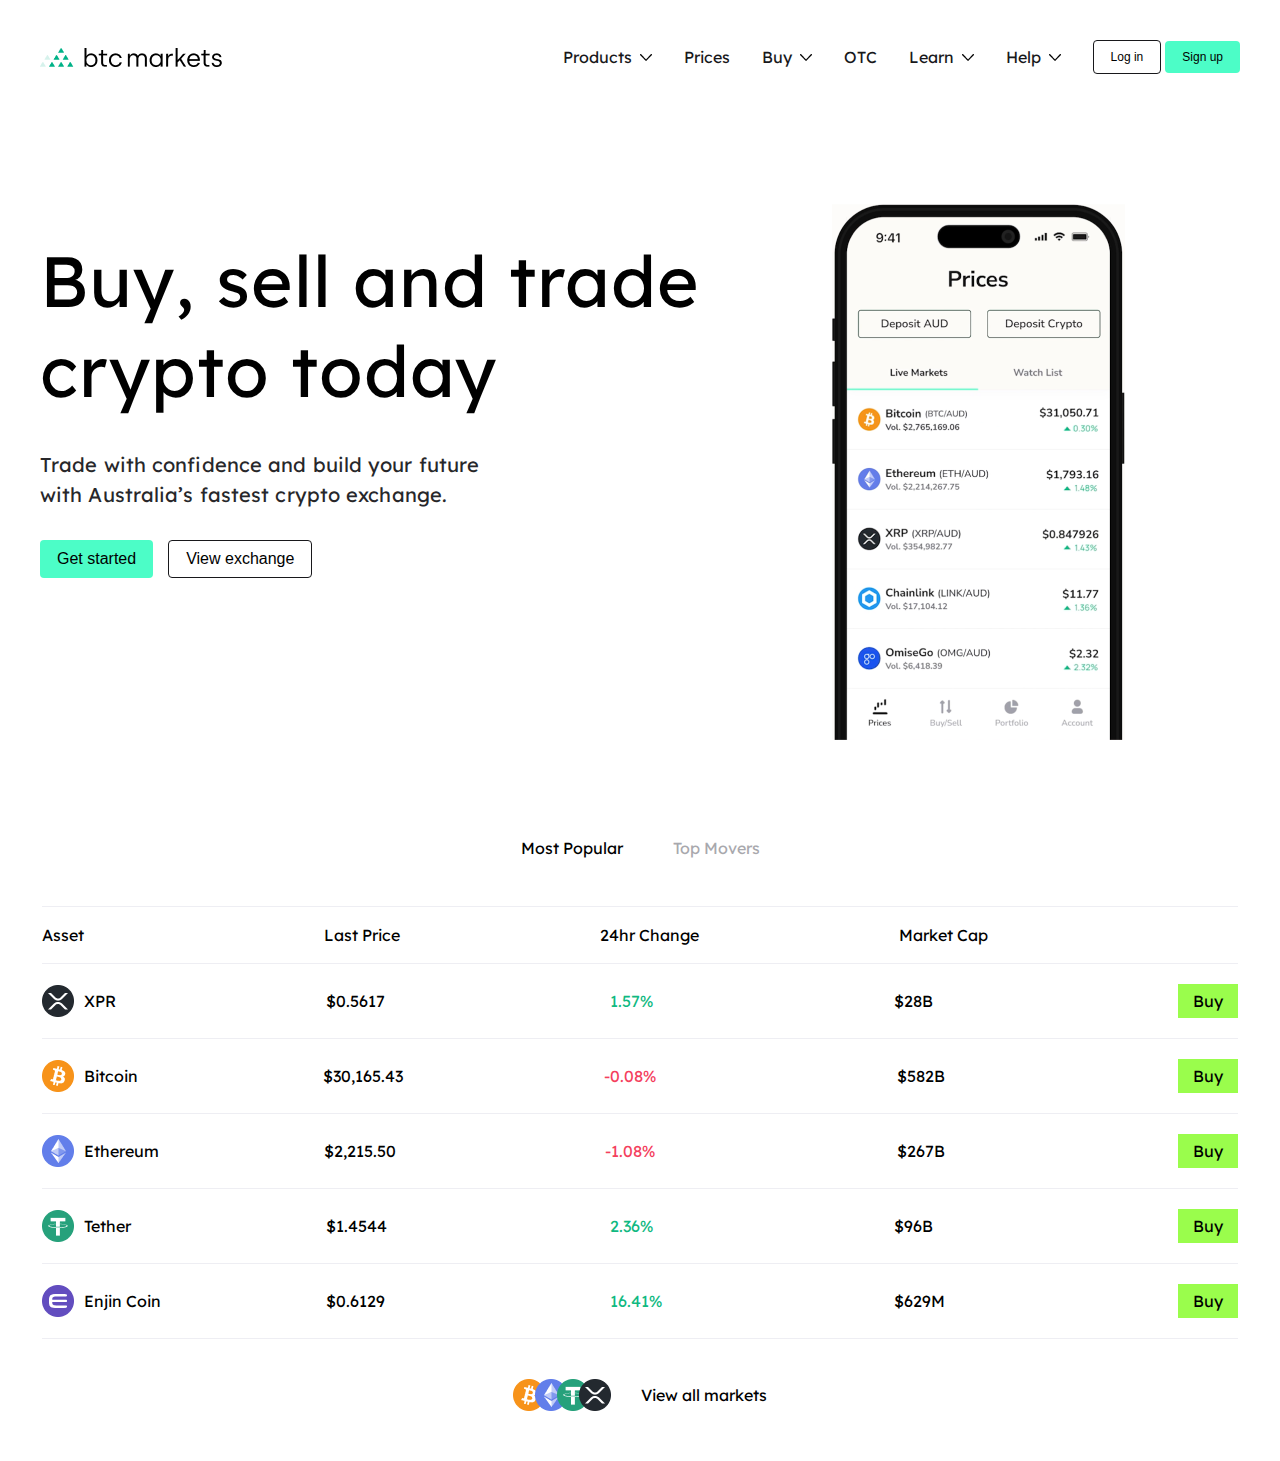
<file: lesson-7/index.html>
<!DOCTYPE html>
<html lang="en">
  <head>
    <meta charset="UTF-8" />
    <meta name="viewport" content="width=device-width, initial-scale=1.0" />
    <link rel="stylesheet" href="./reset.css" />
    <link rel="stylesheet" href="./style.css" />
    <title>Document</title>
  </head>
  <body>
    <header class="header-wrapper">
      <div class="header container">
        <nav class="navigation header__nav">
          <div class="navigation__logo">
            <img src="./img/logo.png" alt="logo" class="navigation__logo-img" />
          </div>
          <div class="navigation__aside">
            <ul class="navigation__list">
              <li class="navigation__item">
                <a href="#" class="navigation__link">
                  <span class="navigation__name">Products</span>
                  <img
                    src="./img/arrow.png"
                    alt="arrow"
                    class="navigation__arrow"
                  />
                </a>
              </li>
              <li class="navigation__item">
                <a href="#" class="navigation__link">
                  <span class="navigation__name">Prices</span>
                </a>
              </li>
              <li class="navigation__item">
                <a href="#" class="navigation__link">
                  <span class="navigation__name">Buy</span>
                  <img
                    src="./img/arrow.png"
                    alt="arrow"
                    class="navigation__arrow"
                  />
                </a>
              </li>
              <li class="navigation__item">
                <a href="#" class="navigation__link">
                  <span class="navigation__name">OTC</span>
                </a>
              </li>
              <li class="navigation__item">
                <a href="#" class="navigation__link">
                  <span class="navigation__name">Learn</span>
                  <img
                    src="./img/arrow.png"
                    alt="arrow"
                    class="navigation__arrow"
                  />
                </a>
              </li>
              <li class="navigation__item">
                <a href="#" class="navigation__link">
                  <span class="navigation__name">Help</span>
                  <img
                    src="./img/arrow.png"
                    alt="arrow"
                    class="navigation__arrow"
                  />
                </a>
              </li>
            </ul>
            <div class="navigation__buttons-group">
              <button
                class="button button_stroke button_small-fz navigation__button"
                type="button"
              >
                Log in
              </button>
              <button
                class="button button_small-fz navigation__button"
                type="button"
              >
                Sign up
              </button>
            </div>
          </div>
        </nav>
        <div class="header-content">
          <div class="header-content__aside">
            <h1 class="header-content__title">
              Buy, sell and trade crypto today
            </h1>
            <p class="header-content__text">
              Trade with confidence and build your future with Australia’s
              fastest crypto exchange.
            </p>
            <div class="header-content__buttons-group">
              <button class="button header-content__button" type="button">
                Get started
              </button>
              <button
                class="button button_stroke header-content__button"
                type="button"
              >
                View exchange
              </button>
            </div>
          </div>
          <div class="header-content__wrapper-img">
            <img src="./img/phone.png" alt="" class="header-content__img" />
          </div>
        </div>
      </div>
    </header>
    <div class="table">
      <div class="container">
        <ul class="table-heading-list">
          <li class="table-heading-item">
            <p>Most Popular</p>
          </li>
          <li class="table-heading-item__two">
            <p>Top Movers</p>
          </li>
        </ul>
        <div class="line"></div>
        <div class="crypto-box">
          <div class="crypto-block">
            <ul class="crypto-line">
              <div class="table-headings">
                <li class="asset-heading">Asset</li>
                <li class="price-heading">Last Price</li>
                <li class="change-heading">24hr Change</li>
                <li class="market-heading">Market Cap</li>
              </div>
            </ul>
          </div>
          <div class="line"></div>
          <div class="crypto">
          <div class="crypto-box">
            <div class="crypto-block">
              <ul class="crypto-line">
                <li class="asset">
                  <img src="img/xpr.png" alt="xpr image" />
                  <span class="asset-name">XPR</span>
                </li>
                <li class="price">$0.5617</li>
                <li class="change">1.57%</li>
                <li class="market">$28B</li>
              </ul>
              <div class="buy-ref">
                <a href="#" class="buy-button">Buy</a>
              </div>
              </div>
            </div>
          </div>
          <div class="line"></div>
          <div class="crypto-box">
            <div class="crypto-block">
              <ul class="crypto-line">
                <li class="asset">
                  <img src="img/bitcoin.png" alt="xpr image" />
                  <span class="asset-name">Bitcoin</span>
                </li>
                <li class="price">$30,165.43</li>
                <li class="change-bitcoin">-0.08%</li>
                <li class="market">$582B</li>
              </ul>
              <div class="buy-ref">
                <a href="#" class="buy-button">Buy</a>
              </div>
            </div>
          </div>
          <div class="line"></div>
          <div class="crypto-box">
            <div class="crypto-block">
              <ul class="crypto-line">
                <li class="asset">
                  <img src="img/ethereum.png" alt="xpr image" />
                  <span class="asset-name">Ethereum</span>
                </li>
                <li class="price">$2,215.50</li>
                <li class="change-ethereum">-1.08%</li>
                <li class="market">$267B</li>
              </ul>
              <div class="buy-ref">
                <a href="#" class="buy-button">Buy</a>
              </div>            
            </div>
          </div>
          <div class="line"></div>
          <div class="crypto-box">
            <div class="crypto-block">
              <ul class="crypto-line">
                <li class="asset">
                  <img src="img/tether.png"xpr image" />
                  <span class="asset-name">Tether</span>
                </li>
                <li class="price">$1.4544</li>
                <li class="change">2.36%</li>
                <li class="market">$96B</li>
              </ul>
              <div class="buy-ref">
                <a href="#" class="buy-button">Buy</a>
              </div>
            </div>
          </div>
          <div class="line"></div>
          <div class="crypto-box">
            <div class="crypto-block">
              <ul class="crypto-line">
                <li class="asset">
                  <img src="img/enjin.png" alt="xpr image" />
                  <span class="asset-name">Enjin Coin</span>
                </li>
                <li class="price">$0.6129</li>
                <li class="change">16.41%</li>
                <li class="market">$629M</li>
              </ul>
              <div class="buy-ref">
                <a href="#" class="buy-button">Buy</a>
              </div>
            </div>
          </div>
          <div class="line"></div>
        <ul class="icons-bottom">
          <li class="icon-one">
            <img src="img/bitcoin.png" alt="xpr image" />
          </li>
          <li class="icon-two">
            <img src="img/ethereum.png" alt="xpr image" />
          </li>
          <li class="icon-three">
            <img src="img/tether.png" alt="xpr image" />
          </li>
          <li class="icon-four">
            <img src="img/xpr.png" alt="xpr image" />
          </li>
          <li class="icon-text">
            <span>View all markets</span>
          </li>
        </ul>
        </div>
        </div>
      </div>
    </div>
  </body>
</html>
</file>
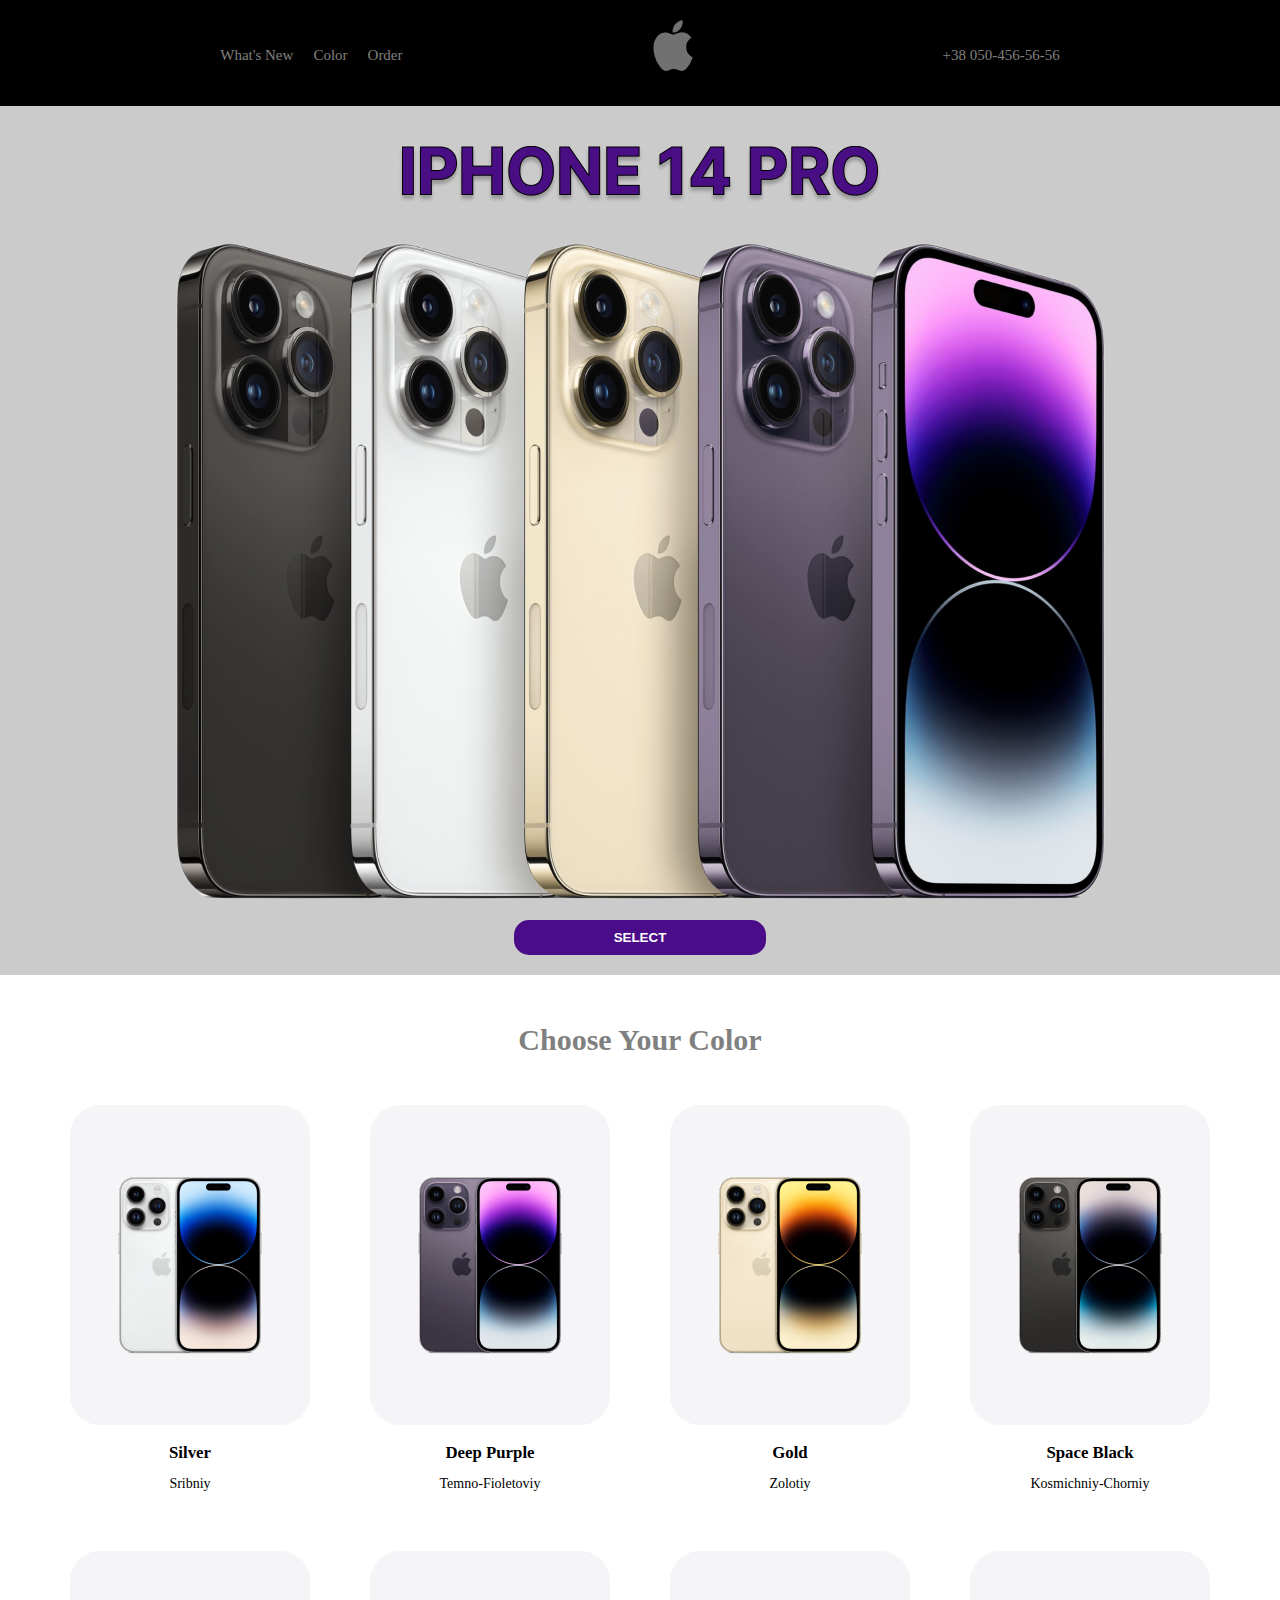
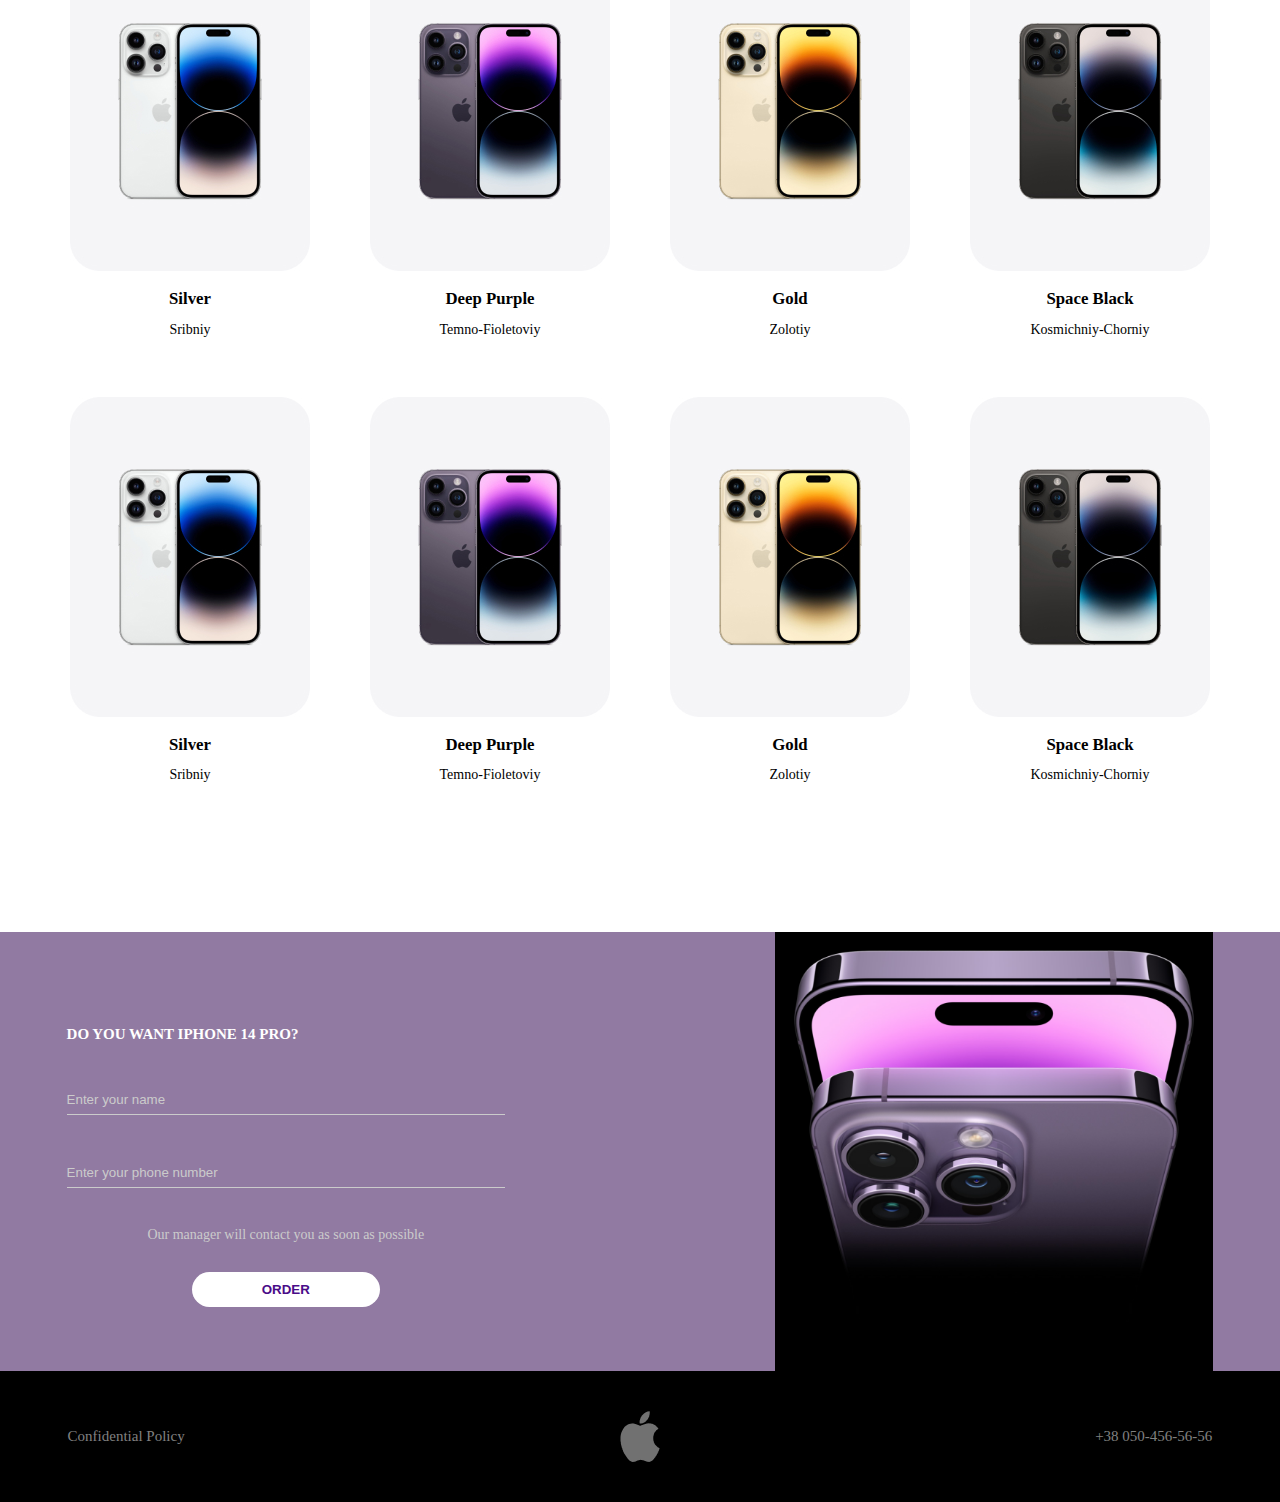
<file: lesson-8/index.html>
<!DOCTYPE html>
<html lang="en">
  <head>
    <meta charset="UTF-8" />
    <meta name="viewport" content="width=device-width, initial-scale=1.0" />
    <title>Phones</title>
    <link rel="stylesheet" href="reset.css" />
    <link rel="stylesheet" href="style.css" />
  </head>
  <body>
    <nav class="navigation">
      <div class="container">
        <ul class="nav-list">
          <div class="nav-leftside">
            <il class="nav-item">
              <a href="#" class="nav-link">What's New</a>
            </il>
            <il class="nav-item">
              <a href="#" class="nav-link">Color</a>
            </il>
            <il class="nav-item">
              <a href="#" class="nav-link">Order</a>
            </il>
          </div>
          <il class="nav-item">
            <div class="header-pic">
              <img src="img/apple.png" alt="apple icon" class="apple-icon"/>
            </div>
          </il>
          <il class="nav-item">
            <p class="call-number">+38 050-456-56-56</p>
          </il>
        </ul>
      </div>
    </nav>
    <header class="header">
      <div class="container">
        <div class="heading-header">
            <img src="img/fourteen-pro.png" alt="iphone heading" class="head-img">
        </div>
        <div class="header-iphones">
          <img src="img/phones.png" alt="iphones" class="four-phones-img">
        </div>
        <div class="button-header">
            <button class="select-button" type="button"
            <span class="select-btn-text">SELECT</span>
            </button>
          </div>
      </div>
    </header>

    <main class="main">
        <div class="container">
            <h1 class="main-heading">
                <span class="main-heading-text">Choose Your Color</span>
            </h1>
            <div class="main-box">
                <ul class="main-line">
                    <li class="main-pic">
                        <img src="img/silver.jpg" alt="silver iphone" class="iphone-main">
                        <div class="iphone-main-description">
                            <p class="heading-descrpt">Silver</p>
                            <p>Sribniy</p>
                        </div>
                    </li>
                    <li class="main-pic">
                        <img src="img/purple.jpg" alt="purple iphone" class="iphone-main">
                        <div class="iphone-main-description">
                            <p class="heading-descrpt">Deep Purple</p>
                            <p>Temno-Fioletoviy</p>
                        </div>
                    </li>
                    <li class="main-pic">
                        <img src="img/gold.jpg" alt="gold iphone" class="iphone-main">
                        <div class="iphone-main-description">
                            <p class="heading-descrpt">Gold</p>
                            <p>Zolotiy</p>
                        </div>
                    </li>
                    <li class="main-pic">
                        <img src="img/black.jpg" alt="black iphone" class="iphone-main">
                        <div class="iphone-main-description">
                            <p class="heading-descrpt">Space Black</p>
                            <p>Kosmichniy-Chorniy</p>
                        </div>
                    </li>
                    <li class="main-pic">
                        <img src="img/silver.jpg" alt="silver iphone" class="iphone-main">
                        <div class="iphone-main-description">
                            <p class="heading-descrpt">Silver</p>
                            <p>Sribniy</p>
                        </div>
                    </li>
                    <li class="main-pic">
                        <img src="img/purple.jpg" alt="purple iphone" class="iphone-main">
                        <div class="iphone-main-description">
                            <p class="heading-descrpt">Deep Purple</p>
                            <p>Temno-Fioletoviy</p>
                        </div>
                    </li>
                    <li class="main-pic">
                        <img src="img/gold.jpg" alt="gold iphone" class="iphone-main">
                        <div class="iphone-main-description">
                            <p class="heading-descrpt">Gold</p>
                            <p>Zolotiy</p>
                        </div>
                    </li>
                    <li class="main-pic">
                        <img src="img/black.jpg" alt="black iphone" class="iphone-main">
                        <div class="iphone-main-description">
                            <p class="heading-descrpt">Space Black</p>
                            <p>Kosmichniy-Chorniy</p>
                        </div>
                    </li>
                    <li class="main-pic">
                        <img src="img/silver.jpg" alt="silver iphone" class="iphone-main">
                        <div class="iphone-main-description">
                            <p class="heading-descrpt">Silver</p>
                            <p>Sribniy</p>
                        </div>
                    </li>
                    <li class="main-pic">
                        <img src="img/purple.jpg" alt="purple iphone" class="iphone-main">
                        <div class="iphone-main-description">
                            <p class="heading-descrpt">Deep Purple</p>
                            <p>Temno-Fioletoviy</p>
                        </div>
                    </li>
                    <li class="main-pic">
                        <img src="img/gold.jpg" alt="gold iphone" class="iphone-main">
                        <div class="iphone-main-description">
                            <p class="heading-descrpt">Gold</p>
                            <p>Zolotiy</p>
                        </div>
                    </li>
                    <li class="main-pic">
                        <img src="img/black.jpg" alt="black iphone" class="iphone-main">
                        <div class="iphone-main-description">
                            <p class="heading-descrpt">Space Black</p>
                            <p>Kosmichniy-Chorniy</p>
                        </div>
                    </li>
                </ul>
            </div>
        </div>
    </main>

    <footer class="footer">
        <div class="container">
            <div class="footer-content">
                <div class="footer-content-left">
                    <h2 class="footer-heading">
                        <span class="footer-heading-text">DO YOU WANT IPHONE 14 PRO?</span>
                    </h2>
                    <div class="footer-input-name">
                        <input type="text" placeholder="Enter your name">
                    </div>
                    <div class="line"></div>
                    <div class="footer-input-number">
                        <input type="text" placeholder="Enter your phone number">
                    </div>
                    <div class="line"></div>
                    <p class="footer-description">Our manager will contact you as soon as possible</p>
                    <div class="button-footer">
                        <button class="select-button order-button" type="button"
                        <span class="select-btn-text">ORDER</span>
                        </button>
                      </div>
                </div>
                    <div class="footer-picture">
                        <img src="img/apple-footer.png" alt="iphone" class="footer-image">
                      </div>
            </div>      
        </div>
    </footer>
    <div class="footer-bottom">
        <div class="container">
            <ul class="nav-list footer-list">
                <div class="nav-leftside footer-leftside">
                  <il class="nav-item footer-item">
                    <a href="#" class="nav-link footer-link">Confidential Policy</a>
                </div>
                <il class="nav-item footer-item">
                  <div class="header-pic footer-pic">
                    <img src="img/apple.png" alt="apple icon" class="apple-icon"/>
                  </div>
                </il>
                <il class="nav-item footer-item">
                  <p class="call-number">+38 050-456-56-56</p>
                </il>
              </ul>
        </div>
    </div>
  </body>
</html>
</file>
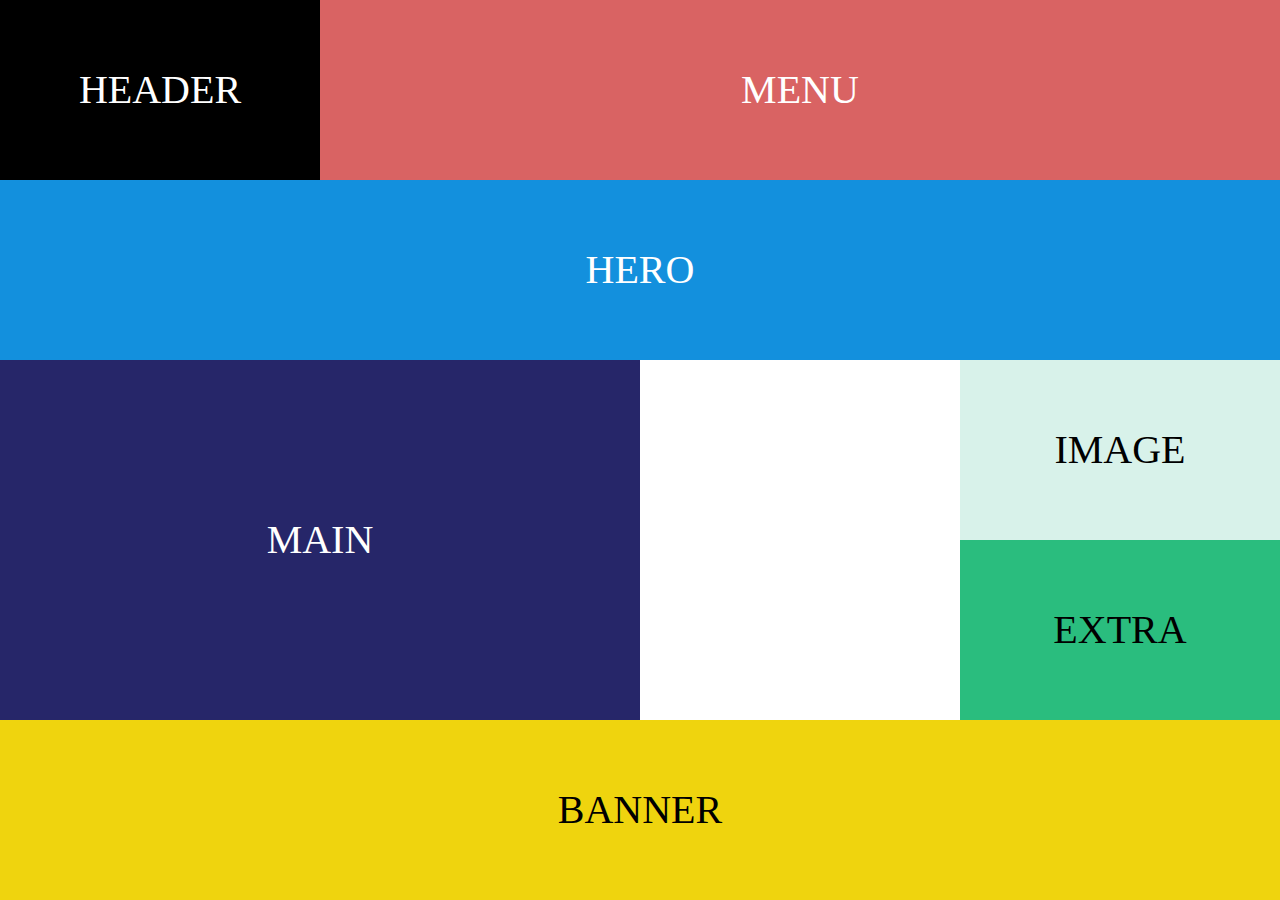
<file: lesson-9/index.html>
<!DOCTYPE html>
<html lang="en">
  <head>
    <meta charset="UTF-8" />
    <meta name="viewport" content="width=device-width, initial-scale=1.0" />
    <title>Grid Containers</title>
    <link rel="stylesheet" href="./reset.css" />
    <link rel="stylesheet" href="./style.css" />
  </head>
  <body>
    <div class="grid-container">
      <div class="grid-box">
        <div class="item-one">HEADER</div>
        <div class="item-two">MENU</div>
        <div class="item-three">HERO</div>
        <div class="item-four">MAIN</div>
        <div class="item-five">IMAGE</div>
        <div class="item-six">EXTRA</div>
        <div class="item-seven">BANNER</div>
      </div>
    </div>
  </body>
</html>
</file>
<file: graduation-two/style.css>
@import url("https://fonts.googleapis.com/css2?family=Work+Sans:wght@400;600&display=swap");
.container {
  max-width: 1200px;
  margin: 0 auto;
}

.header {
  background-color: #2B2B2B;
}

.navigation_header {
  display: flex;
  justify-content: space-between;
  padding-top: 30px;
  padding-bottom: 30px;
}

.navigation_logo {
  position: relative;
  display: flex;
  align-items: center;
  gap: 10px;
}

@media screen and (max-width: 1250px) {
  .nav_logo_img {
    margin-left: 20px;
  }
}
@media screen and (max-width: 900px) {
  .nav_logo_img {
    margin-left: 50px;
  }
}
@media screen and (max-width: 450px) {
  .nav_logo_img {
    margin-left: 20px;
  }
}
.nav-logo-name {
  color: rgb(255, 255, 255);
  font-size: 22px;
  font-family: "Work Sans", sans-serif;
  font-weight: bold;
}

.burger {
  display: none;
}

@media screen and (max-width: 1120px) {
  .burger {
    display: block;
    margin-right: 50px;
  }
}
@media screen and (max-width: 450px) {
  .burger {
    margin-right: 20px;
  }
}
.nav-list {
  display: flex;
  gap: 40px;
  font-size: 15px;
}

@media screen and (max-width: 1120px) {
  .nav-list {
    display: none;
  }
}
.burger:hover ~ .nav-list {
  display: flex;
  flex-direction: column;
  padding: 25px;
  background-color: #3B3B3B;
  align-items: flex-start;
  right: 30px;
  position: absolute;
}

.nav-item {
  display: flex;
  justify-content: center;
  align-items: center;
  font-family: "Work Sans", sans-serif;
}

.nav-link {
  color: rgb(255, 255, 255);
}

.nav-button {
  background-color: #A259FF;
  padding: 16px 30px;
  border-radius: 15px;
  display: flex;
  align-items: center;
  margin-right: 20px;
}

.nav-button-name {
  color: white;
  margin-left: 5px;
  font-family: "Work Sans", sans-serif;
}

.main-container {
  margin: 0 auto;
  max-width: 1200px;
}

.image-left {
  flex-grow: 1;
  flex-basis: 0;
  display: flex;
}

@media screen and (max-width: 1000px) {
  .image-left {
    flex-direction: column;
    align-items: center;
    width: 100%;
  }
}
@media screen and (max-width: 1120px) {
  .main-image {
    max-width: 500px;
  }
}
@media screen and (max-width: 1000px) {
  .main-image {
    width: 100%;
    height: 100%;
    -o-object-fit: cover;
       object-fit: cover;
  }
}
.main-box-right {
  display: flex;
  flex-direction: column;
  margin-left: 70px;
  justify-content: center;
  flex-grow: 1;
  flex-basis: 0;
  width: 100%;
}

@media screen and (max-width: 1120px) {
  .main-box-right {
    padding-bottom: 100px;
  }
}
@media screen and (max-width: 1000px) {
  .main-box-right {
    flex-direction: column;
    align-items: center;
  }
}
.main-header {
  color: white;
  font-size: 50px;
  font-family: "Work Sans", sans-serif;
}

@media screen and (max-width: 1000px) {
  .main-header {
    margin-top: 50px;
  }
}
.main-text {
  margin-top: 20px;
}

.text-description {
  color: white;
  font-size: 22px;
  font-family: "Work Sans", sans-serif;
  margin-bottom: 20px;
  line-height: 1.5;
}

.input-main {
  margin-top: 10px;
  position: relative;
  display: flex;
  align-items: center;
}

.input-icon {
  position: absolute;
  padding-left: 15px;
}

.input-group {
  display: flex;
  flex-direction: column;
  gap: 5px;
}

@media screen and (max-width: 1000px) {
  .main-header {
    margin-top: 50px;
  }
}
.input-main input {
  padding: 15px;
  border-radius: 25px;
  max-width: 320px;
  width: 100%;
  background-color: white;
  padding-left: 45px;
  font-size: 16px;
  font-family: "Work Sans", sans-serif;
}

.input-main input::-moz-placeholder {
  color: #2B2B2B;
}

.input-main input::placeholder {
  color: #2B2B2B;
}

.main-button {
  max-width: 320px;
  width: 100%;
  margin-top: 20px;
  border-radius: 25px;
  font-size: 16px;
  display: flex;
  justify-content: center;
}

.footer {
  background-color: #3B3B3B;
  padding-top: 50px;
}

@media screen and (max-width: 1120px) {
  .footer-box {
    display: flex;
    flex-direction: column;
  }
}
.footer-left-box {
  display: flex;
  margin-left: 50px;
}

.left-box-item-header {
  position: relative;
  display: flex;
  align-items: center;
  gap: 10px;
  margin-bottom: 20px;
}

.footer-logo-name {
  font-size: 22px;
  font-family: "Work Sans", sans-serif;
  color: white;
  font-weight: bold;
}

.left-box-item {
  margin-bottom: 20px;
}

.left-text-one {
  color: rgba(134, 130, 130, 0.9725490196);
  font-family: "Work Sans", sans-serif;
}

.left-text-two {
  color: rgba(134, 130, 130, 0.9725490196);
  font-family: "Work Sans", sans-serif;
}

.footer-discord, .footer-youtube, .footer-twitter, .footer-instagram {
  margin-right: 5px;
}

.footer-middle-box {
  display: flex;
}

@media screen and (max-width: 1120px) {
  .footer-middle-box {
    margin-left: 50px;
  }
}
.middle-box-item {
  margin-bottom: 20px;
}

.middle-text-header {
  font-size: 22px;
  font-family: "Space Mono", monospace;
  color: white;
  margin-bottom: 20px;
  font-weight: bold;
}

.middle-text-one, .middle-text-two, .middle-text-three {
  color: rgba(134, 130, 130, 0.9725490196);
  font-family: "Work Sans", sans-serif;
}

.footer-right-box {
  display: flex;
  margin-right: 50px;
}

@media screen and (max-width: 1120px) {
  .footer-right-box {
    margin-left: 50px;
    display: block;
  }
}
.right-text-header {
  font-size: 22px;
  font-family: "Space Mono", monospace;
  color: white;
  margin-bottom: 20px;
  font-weight: bold;
}

.right-text-one {
  color: rgba(134, 130, 130, 0.9725490196);
  font-family: "Work Sans", sans-serif;
}

.footer-box {
  display: flex;
  gap: 100px;
  justify-content: space-around;
}

@media screen and (max-width: 1120px) {
  .footer-box {
    gap: 20px;
  }
}
.footer-input {
  margin-top: 20px;
  display: inline-block;
}

@media screen and (max-width: 600px) {
  .footer-input {
    display: flex;
    flex-direction: column;
    gap: 20px;
  }
}
.footer-email-input {
  padding: 15px;
  border-radius: 15px;
  background-color: white;
  font-size: 15px;
  font-family: "Work Sans", sans-serif;
}

@media screen and (max-width: 600px) {
  .footer-email-input {
    border-radius: 20px;
    flex-grow: 1;
    width: 100%;
  }
}
.footer-subscribe-button {
  background-color: #A259FF;
  padding: 18px 40px;
  border-radius: 15px;
  color: white;
  font-family: "Work Sans", sans-serif;
  font-weight: bold;
  position: relative;
  right: 20px;
  cursor: pointer;
}

@media screen and (max-width: 1000px) {
  .footer-subscribe-button {
    padding: 18px 70px;
  }
}
@media screen and (max-width: 600px) {
  .footer-subscribe-button {
    margin-left: 20px;
    border-radius: 20px;
    flex-grow: 1;
    width: 100%;
  }
}
.footer-email-input::-moz-placeholder {
  color: #3B3B3B;
}
.footer-email-input::placeholder {
  color: #3B3B3B;
}

.footer-line {
  height: 1px;
  background-color: rgba(134, 130, 130, 0.9725490196);
  margin-top: 10px;
}

@media screen and (max-width: 1120px) {
  .footer-line {
    height: 1px;
    background-color: rgba(134, 130, 130, 0.9725490196);
    margin-top: 40px;
  }
}
.footer-trademark {
  margin-left: 75px;
  margin-right: 100px;
}

@media screen and (max-width: 1120px) {
  .footer-trademark {
    margin-left: 50px;
    margin-right: 100px;
  }
}
@media screen and (max-width: 600px) {
  .footer-trademark {
    margin-left: 30px;
    margin-right: 30px;
  }
}
.footer-trademark-text {
  font-family: "Work Sans", sans-serif;
  color: rgba(134, 130, 130, 0.9725490196);
  margin-top: 20px;
  padding-bottom: 50px;
}/*# sourceMappingURL=style.css.map */
</file>
<file: lesson-3/style.css>
.header {
    color: black;
    background-color: bisque;
    padding-left: 50px;
}
.text {
    color: black;
    background-color: beige;
    padding-top: 50px;
    padding-bottom: 50px; 
    padding-block: 10px;
}
.ul {
color: rgb(47, 147, 22);
background-color: rgba(200, 248, 116, 0.781);
margin-left: 0;
padding-left: 0; 
}
.link {
    color: rgb(110, 110, 8);
    background-color: rgb(228, 235, 29); 
}
.container {
    background-color: beige;
    padding: 20px; 
}
.par {
    background-color: rgb(208, 231, 148);
    padding: 20px; 
    margin-top: 40px;
}
.head {
    font-size: 24px; 
}
.pa {
    background-color: rgba(248, 242, 222, 0.549);
}
.subheading {
    border: 4px solid #8ac516; 
    padding: 3px; 
}
.parag {
   background-color: #8ac516;
}
.hr {border-top: 30px solid rgb(208, 231, 148);
    margin: 35px 0;
}
</file>
<file: lesson-4/style.css>
.container {
background-color: #B0C6FF;
display: flex;
max-width: 1200px;
margin: 0 auto;
padding: 20px 30px;
justify-content: center;
}

.card {
    background-color: #FFFFFF;
    width: 239px;
    height: 327px; 
    display: block;
    margin: 20px;
    text-align: center;
    border: 3px solid black
}

.card-title {
    text-align: center;
    font-size: medium;
    font-weight: bold;
    margin-bottom: 20px;
    margin-top: 10px;
}
.text {
    text-align: center;
}

.picture {
    margin: 20px;
}

.button {
display: block;
background-color: #6177EB;
text-align: center;
color: #FFFFFF;
font-weight: bold;
padding: 10px;
margin-left: 40px;
margin-right: 40px;
margin-top: 10px;
cursor: pointer;
}

.main-heading {
text-align: center;
color: #FFFFFF;
font-size: xxx-large;
font-weight: bold;
}

.wrapper {
    background-color: #FFFCB0;
    min-height: 100%;
}
</file>
<file: lesson-5/style.css>
/* header */

.header {
    background-color:#000000;
    padding: 50px;
}

.container {
    max-width: 1200px;
    margin: 0 auto;
}

.navigation {
    text-align: center;
}

.header-content-main {

}

.nav-list {
    display: inline-block;
}

.nav-item {
  display: inline-block;
  padding-left: 30px;
  padding-right: 30px;
  align-items: center;
}

.nav-link {
    color: #FFFFFF;
    font-size:large
}

.header-content-text {
   max-width: 500px;
   display: inline-block;
   vertical-align: top; 
}
.header-content-title {
    font-size: 88px;
    max-width: 1200px;
    color: #000000;
    padding-left: 10px;
    margin-top: 90px;
}

.wrapper-header {
max-width: 1200px;
margin: 0 auto;
}

.header-content-description {
   padding-top: 40px;
   text-align: left;
   font-weight: bold;
   margin-left: 10px;
}

.header-content-credit {
    
}

.header-content-img {
    display: inline-block;
    max-width: 482px;
    vertical-align: top;
    padding-left: 210px;
    padding-top: 90px;
}

/* header */

/* main */

.input-search { 
    margin-top: 40px;
}

.input-field input {
    border:2px solid black;
    padding: 10px;
    border-radius: 40px;
    width: 250px;
}

.input-group button {
    background-color: #000000;
    color:white;
    padding: 12px;
    border-radius: 40px;
    cursor: pointer;
    border-bottom-left-radius: 10px ;
    border-top-left-radius: 10px ;
    position: relative;
    right: 70px;
}

.input-group {

}

.input-field {
    display: inline-block;
}

.header-step {
    font-weight: bold;
    font-size: 20px;
    text-align: center;
    margin-top: 40px;
}

.header-choose-product {
    font-weight: bold;
    font-size: 50px;
    padding: 40px;
    text-align: center;

}

.main {
    background-color:#FCD0BA;
    padding-top: 50px;
}

.main-content-img {
    display: inline-block;
    vertical-align: bottom;
}

.main-header {
    display: inline-block; 
    position: relative; 
    left: 50px; 
}

.main-header-description {
    font-size: 20px;
    margin-top: 50px;
    margin-bottom: 10px;
}

.main-text-desription-two {
    font-size: 45px;
    font-weight: bold;
    margin-bottom: 40px;
}

.main-text {
    padding-bottom: 50px;
}

.main-list-item {
     margin-top: 30px;
    }

.ckeck-image {
}

.check-text {
    font-size: 20px;
    margin-left: 10px;
    display: inline-block;
    padding-top: 7px;
}

/* main */

/* section two */

.section-two {
    background-color:#CCD3E7;
    padding-bottom: 100px;
}

.section-two-img {
    display: inline-block;
    vertical-align: top;
    margin-top: 50px;

}

.button {
    display: inline-block;
}

.button-one-section-two {
    background-color: #FFFFFF;
    padding: 10px;
    border-radius: 20px;
    margin-top: 50px;
    margin-bottom: 20px;
    font-size: 12px;
    font-weight: bold;
}

.section-two-header {
    display: inline-block;
    position: relative;
    left: 50px;
}


.section-two-header-description {
    font-size: 45px;
    margin-bottom: 30px;
}
}

.section-two-text {

}

.section-two-text-description {
    font-size: 16px;
}

.section-two-list {

}

.section-two-list-item {
    margin-top: 30px;
}

.button-two-section-two {
    background-color: #000000;
    color: #FFFFFF;
    padding: 10px 25px;
    border-radius: 20px;
    margin-top: 30px;
    margin-bottom: 20px;
    font-size: 12px;
    font-weight: bold;
}

/* section two */

/* footer */

.footer {
    background-color: #020016;
    padding-bottom: 200px;
}

.footer-section-left {
    display: inline-block;
    padding-top: 100px;
}

.footer-description {
   color: #B3B3B3;
}

.footer-right-section {
    display: inline-block;
    margin-left: 500px;
    margin-right: 40px;
    vertical-align: top;
    padding-top: 60px;
}

.footer-right-section-two {
    display: inline-block;
    margin-right: 40px;
    vertical-align: top;
    padding-top: 60px;
    
}

.footer-right-section-three {
    display: inline-block;
    vertical-align: top;
    padding-top: 60px;
}

.footer-list-one {

}

.footer-item {
    color: #FFFFFF;
    margin-top: 20px;
}

/* footer */
</file>
<file: lesson-6/style.css>
.body {
    background-color: #F5F4F4;
}

/* header */

.container {
    max-width: 1200px;
    margin: 0 auto;
}

.nav-wrapper {
    display: flex;
    justify-content: space-between;
    align-items: center;
}

.wrapper-flex {
    background-color: #F5F4F4;
}

.nav-link {
    color: rgb(99, 100, 101);
}

.nav-list {
    display: flex;
    column-gap: 30px;
}

.login-btn {
    background-color: black; 
    cursor: pointer; 
    border-radius: 10px;
    max-width: 100px;
    padding: 10px;
    margin: 25px 20px;
}

.login-link {
    color: white;
    padding: 10px;
}

/* header */

/* main 1 */

.main-part-one .container {
    background-color: #F5F4F4;
    display: flex;
    padding-left: 30px;
}

.header-one {
    flex: 1;
}

.header-one-text {  
    margin-bottom: 20px;
}

.header-one-title {
    font-size: 50px;
    font-weight: bold;
    margin-bottom: 40px;
    margin-top: 90px;

}

.header-one-description {
    color: rgb(99, 100, 101);
    font-size: 20px;
}

.header-one-img {
    margin-top: 30px;
    display: flex;
}

.btn-group {
    display: flex;
    flex-direction: row;
    gap: 20px;
    margin-top: 40px;
}

.try-now-btn {
    background-color: #FFAE33;
    font-weight: bold;
    font-size: 16px;
    padding: 10px 30px;
    cursor: pointer;
    border-radius: 10px;
}

.btn-descr {
    color: rgb(99, 100, 101);
    margin-top: 5px;
}

.header-icons {
    display: flex;
    gap: 20px;
    margin-top: 20px;
}

/* main 1 */

/* main 2 */

.main-part-two .container {
    display: flex;
    margin-top: 80px;
    justify-content: space-between;
 }
  
  .code-img {
    order: 1; 
  }
  
  .header-two {
    order: 2; 
  }

  .header-two-text {
  }

  .header-two-title {
    font-size: 30px;
    font-weight: bold;
    margin-bottom: 50px;
  }

  .header-two-description {
    color: rgb(99, 100, 101);
    font-size: 20px;
  }
  
  .btn-group-two {
    display: flex;
    margin-top: 100px;
    gap: 20px;
  }

  .prebuilds-btn {
    background-color: #FFAE33;
    font-weight: bold;
    font-size: 16px;
    cursor: pointer;
    border-radius: 10px;
    padding: 3px 10px;

  }

  .document-btn {
    background-color: #FFB0AE;
    font-weight: bold;
    font-size: 16px;
    cursor: pointer;
    border-radius: 10px;
    padding: 3px 10px;
  }
  

/* main 2 */

/* main 3 */

.main-part-three .container {
    display: flex;
    flex-direction: row;
    justify-content: space-between;
    margin-top: 150px;
}

.header-three {
    flex: 1;
}

.header-three-text {
    flex: 1;
}

.header-three-title {
    font-size: 30px;
    font-weight: bold;
    margin-bottom: 20px;
}

.header-three-description {
    color: rgb(99, 100, 101);
    font-size: 20px;
}

.code-img-two {

  }

.btn-group-three {
    display: flex;
    margin-top: 100px;
    gap: 20px;
}


  /* main 3 */

  /* main 4 */

  .main-part-four .container {
    display: flex;
    flex-direction: column;
    align-items: center;
  }

  .header-four {

  }

  .header-four-text {
    display: flex;
    margin-bottom: 100px;
  }

  .header-four-title {
    font-size: 50px;
    font-weight: bold;
    margin-top: 100px;
  }

  .header-four-description {
    color: rgb(99, 100, 101);
    font-size: 20px;
    margin-top: 50px;
    text-align: center;
  }

  .btn-group-four {
    display: flex;
    margin-top: 50px;
    gap: 20px;
  }

  .chrome-btn {
  }

  .chrome-text {
    margin-left: 10px;
  }

  .extension-btn {
    background-color: white;
    font-weight: bold;
    font-size: 16px;
    cursor: pointer;
    border-radius: 10px;
    padding: 10px 20px 10px 20px;
    max-width: 900px;
    display: flex;
    align-items: center;
    flex-direction: row;
  }

  .firefox-btn {
    }

  .firefox-text {
      margin-left: 10px;
    }

/* main 4 */

/* main 5 */

  .main-part-five .container {
    display: flex;
    justify-content: center;
  }

  .header-five {
    font-size: 50px;
    font-weight: bold;
    margin-top: 50px;
    text-align: center;
  }

  .header-five-text {

  }

  .header-five-title {
    margin-bottom: 50px;
  }

  .feedback-pics-three {
    display: flex;
    justify-content: space-evenly;
  }

  .feedback-pics img {
    width: 380px;
    margin-right: 20px;
  }

  /* main 5 */

  /* main 6 */

  .main-part-six .container {

  }

  .header-six {
    margin-top: 100px;

  }

  .brands-pics {
    display: flex;
    flex-wrap: wrap;
    gap: 30px;
    justify-content: center;
    align-items: center;

  }

  .brand-img {


  }

  /* main 6 */

  /* main 7 */

  .main-part-seven .container {
  
  }

  .header-seven {
    text-align: center;
  }

  .header-seven-text {
    
  }

  .header-seven-title {
    font-size: 50px;
    font-weight: bold;
    margin-top: 150px;
    margin-bottom: 50px;
  }

  .boxes-section {
    display: flex;
  }

  .box-one {
    background-color: white;
    border-radius: 20px;
    padding: 70px;
    display: flex;
    flex-direction: column;
  }

  .box-one-title {
    font-weight: bold;
    font-size: 30px;
    margin-top: 20px;
  }

  .box-one-description {
    font-size: 20px;
    color: rgb(99, 100, 101);
    margin-bottom: 50px;
    margin-top: 20px;
    font-weight: bold;
  }

  .box-one-description-bottom {
    font-size: 20px;
    color: rgb(99, 100, 101);
    margin-top: 40px;
    font-weight: bold;
  }

  .btn-group-seven {
    display: flex;
    flex-direction: column;
    gap: 20px;
    align-items: center;
  }

  .gitlab-btn-seven {

  }

  .github-btn-seven {

  }

  .bitbucket-btn-seven .img {

  }

  .btn-seven-lab {
    background-color: #FC6D26;
    color: white;
    font-weight: bold;
    font-size: 16px;
    cursor: pointer;
    border-radius: 10px;
    padding: 10px 25px 10px 20px;
    max-width: 900px;
    display: flex;
    align-items: center;
    flex-direction: row;
  }

  .btn-seven-hub {
    background-color: #060606;
    color: white;
    font-weight: bold;
    font-size: 16px;
    cursor: pointer;
    border-radius: 10px;
    padding: 10px 25px 10px 20px;
    max-width: 900px;
    display: flex;
    align-items: center;
    flex-direction: row;
  }

  .btn-seven-bucket {
    background-color: #2684FF;
    color: white;
    font-weight: bold;
    font-size: 16px;
    cursor: pointer;
    border-radius: 10px;
    padding: 10px 15px 10px 10px;
    max-width: 900px;
    display: flex;
    align-items: center;
    flex-direction: row;
    width: 100%;
  }

  .box-two {
    display: flex;
    background-color: white;
    border-radius: 20px;
    padding: 90px;
    margin-left: 20px;
    flex-direction: column;
  }

  .box-two-title {
    font-weight: bold;
    font-size: 30px;
  }

  .box-two-description {
    font-size: 20px;
    color: rgb(99, 100, 101);
    margin-bottom: 50px;
    margin-top: 20px;
    font-weight: bold;
  }

  .btn-row-group li {
    background-color: #F5F4F4;
    padding: 10px;
    border-radius: 10px;
    color: rgb(99, 100, 101);
    display: flex;
    justify-content: space-between;    
    align-items: center;
    font-size: 18px;
  }

  .btn-row-group ul {
    display: flex;
    flex-direction: column;
    row-gap: 10px;
  }

  .black-button {
    background-color: #060606;
    color: white;
    padding: 10px;
    border-radius: 10px;
    margin-left: auto;
  }

  .btn-row-group li img {
    margin-right: 20px;
  }

 /* main 7 */

 /* footer */

 .footer-section {
  margin-top: 100px;
  background-color: #F9F9F9;
 }

 .footer-block {
  display: flex;
  justify-content: space-around;
 }

 .footer-column {
  display: flex;
  flex-direction: column;
  row-gap: 10px;
 }

 .footer-title {
  font-size: 20px;
  font-weight: bold;
  margin-top: 50px;
  margin-bottom: 10px;
 }

 .footer-section li a {
  color: rgb(99, 100, 101); 
}

.footer-contacts {
  margin-top: 100px;
}

.footer-final {
  display: flex;
  align-items: center;
  justify-content: space-around;
  padding-bottom: 100px;
  margin-left: 100px;
}

.copyright-text {
  color: rgb(99, 100, 101);
  margin-right: 90px;
}

.icons-footer {
  display: flex;
  gap: 10px;
  margin-left: 620px;
  margin-right: 80px;
}

.footer-logo {
  margin-left: 10px;
}

.line {
  height: 1px;
  background-color: #ECE7E5; 
  align-items: center;
  margin-bottom: 20px;
}

  /* footer */
</file>
<file: lesson-7/style.css>
@import url("https://fonts.googleapis.com/css2?family=Lexend:wght@100..900&display=swap");

/* header */

body {
  font-family: "Lexend";
  font-size: 16px;
  font-weight: 400;
}

.container {
  max-width: 1200px;
  margin: 0 auto;
}

.button {
  padding: 9px 17px;
  background-color: #4cfdc7;
  border-radius: 4px;
  font-size: 16px;
}

.button_small-fz {
  font-size: 12px;
}

.button_stroke {
  background-color: transparent;
  border: 1px solid #18181b;
}

/* navigation */

.navigation {
  display: flex;
  padding-top: 40px;
  align-items: center;
  justify-content: space-between;
}

.header__nav {
  margin-bottom: 130px;
}

.navigation__aside {
  display: flex;
  align-items: center;
  column-gap: 32px;
}

.navigation__list {
  display: flex;
  column-gap: 32px;
}

.navigation__link {
  display: flex;
  align-items: center;
  column-gap: 8px;
}

.navigation__name {
  color: #18181b;
}

/* header-content */

.header-content {
  display: flex;
}

.header-content__aside {
  margin-right: 132px;
  padding-top: 32px;
  max-width: 660px;
}

.header-content__title {
  font-size: 71px;
  line-height: 90px;
  letter-spacing: 1px;
  margin-bottom: 34px;
}

.header-content__text {
  margin-bottom: 30px;
  line-height: 30px;
  font-size: 20px;
  max-width: 460px;
  letter-spacing: 0.1px;
  color: #27272a;
}

.header-content__buttons-group {
  display: flex;
  column-gap: 15px;
}

/* header */

/* table */

.table-headings {
  display: flex;
  gap: 200px;
  margin-right: 230px;
 
}

.asset-heading, change-heading {
}

.price-heading {
  padding-left: 40px;
}

.market-heading {
  padding-right: 20px;
}

.buy-ref {
  background-color: #9AFD4C;
  display: flex;
}

.buy-button {
  color: black;
  border-radius: 5px;
  padding: 9px 15px;
  flex-basis: 0;
}

.table {
  display: flex;
  margin-top: 100px;
}

.table-heading-list {
  display: flex;
  gap: 50px;
  justify-content: center;
  margin-bottom: 50px;
}

.table-heading-item {
  color: black;
}

.table-heading-item__two {
  color: #a8a8ad;
}

.line {
  margin-top: 20px;
  height: 1px;
  background-color: #eeeef3;
}

.crypto-box {

}
 

.crypto-block {
  display: flex;
  margin-top: 20px;
  flex-grow: 1;  
}

.crypto {
}


.crypto-line {
  display: flex;
  align-items: center;
  flex-grow: 1;
}

.asset, .price, .change, .market {
  flex-grow: 1;  
  width: 40px;
}

.change-bitcoin, .change-ethereum {
  color:#F43F5E;
  flex-grow: 1;  
}

.change {
  color: #10B981;
}

.asset {
  display: flex;
  align-items: center;
}

.asset-name {
  margin-left: 10px;
}


.crypto-row {
  display: flex;
}

.icons-bottom {
  margin-top: 40px;
  display: flex;
  justify-content: center;
  position: relative;
  margin-bottom: 50px;
}

.icon-one {
  position: relative;
}

.icon-two{
  position: relative;
  right: 10px;
}
.icon-three {
  position: relative;
  right: 20px;
}
.icon-four {
  position: relative;
  right: 30px;
}

.icon-text {
  display: flex;
  align-items: center;
}


/* table */
</file>
<file: lesson-8/style.css>
/* navigation */

.navigation {
    background-color: black;
    padding-top: 20px;
    padding-bottom: 15px;
}

.container {
    max-width: 1200px;
    margin: 0 auto;
}

.apple-icon {

}

.nav-list {
    display: flex;
    justify-content: center;
    align-items: center;
    font-size: 15px;
}

@media screen and (max-width: 600px) { 
    .nav-list {
        display: flex;
        flex-direction: column;
        gap: 20px;
    }
}

@media screen and (max-width: 316px) { 
    .nav-list {
        font-size: 12px;
    }
}

.nav-leftside {
   display: flex;
   gap: 20px;
   margin-right: 250px;
}

@media screen and (max-width: 900px) { 
    .nav-leftside {
        display: flex;
        gap: 20px;
        margin-right: 100px;
    }
}

@media screen and (max-width: 600px) { 
    .nav-leftside {
        display: flex;
        flex-direction: column;
        gap: 30px;
        margin-left: 100px;
        order: 2;
        align-self: stretch;
     }
}

.nav-item {

}

.nav-link {
    color: grey;
}

@media screen and (max-width: 600px) { 
    .nav-link {
        display: block;
        text-align: center;
    }
}

.header-pic {
   margin-bottom: 20px;
}

@media screen and (max-width: 600px) { 
    .header-pic {
        display: flex;
        order: 1:
    }
}

.call-number {
    color: grey;
    margin-left: 250px;
}

@media screen and (max-width: 900px) { 
    .call-number {
        color: grey;
        margin-left: 100px;
    }
}

@media screen and (max-width: 600px) { 
    .call-number {
        color: grey;
        margin-right: 100px;
    }
}

/* navigation */

/* header */

.header {
    background-color: #CBCBCB;
    display: flex;
}

.heading-header {
    margin-top: 40px;
    margin-bottom: 40px;
    display: flex;
    justify-content: center; 
    align-items: center; 
  }
}

.header-iphones {
}

@media screen and (max-width: 1000px) { 
    .heading-header {
        width: 300px;
        margin-left: 140px;
    }
}

@media screen and (max-width: 700px) { 
    .heading-header {
        width: 200px;
        margin-left: 50px;
    }
}

@media screen and (max-width: 1000px) { 
    .head-img {
        max-width: 100%;
    }
}

@media screen and (max-width: 700px) { 
    .head-img {
        max-width: 100%;
    }
}

.four-phones-img {

}

@media screen and (max-width: 1000px) { 
    .header-iphones {
        width: 600px;
    }
}


@media screen and (max-width: 700px) { 
    .header-iphones {
        width: 300px;
    }
}

@media screen and (max-width: 1000px) { 
    .four-phones-img {
        max-width: 100%;
    }
}

@media screen and (max-width: 700px) { 
    .four-phones-img {
        max-width: 100%;
    }
}

.button-header {
    display: flex;
    justify-content: center;
}


.select-button {
    margin-top: 10px; 
    background-color: rgb(74, 12, 136); 
    color: white; 
    font-weight: bold;
    padding: 10px 100px; 
    border-radius: 15px; 
    cursor: pointer; 
    margin-bottom: 20px;
    margin-top: 20px;
}

@media screen and (max-width: 700px) {
    .select-button {
        padding: 10px 40px; 
    }
}

.select-btn-text {

}
  
/* header */


/* main */

.main {
    display: flex;
}

.main-heading {
    margin-top: 50px;
    margin-bottom: 50px;
    text-align: center;
}

.main-heading-text {
    color: grey;
    font-size: 30px;
    font-weight: bold;
}

.main-box {

}

.main-line {
    display: flex;
    gap: 60px;
    flex-wrap: wrap;
    justify-content: center;
}

.main-pic {

}

.iphone-main {

}

.iphone-main-description {
    display: flex;
    flex-direction: column;
    text-align: center;
    gap: 5px;
    margin-top: 20px;
}

@media screen and (max-width: 539px) {
    .iphone-main-description {
        font-size: 20px;
    }
}

@media screen and (max-width: 839px) {
    .iphone-main-description {
        font-size: 15px;
    }
}

.heading-descrpt {
    font-weight: bold;
    font-size: larger;
    margin-bottom: 10px;
}

@media screen and (max-width: 539px) {
    .heading-descrpt {
        font-size: 30px;
        }
}

@media screen and (max-width: 839px) {
    .heading-descrpt {
        font-size: 25px;
        }
}
/* main */

/* footer */

.footer {
    background-color: rgb(145, 122, 162);
    margin-top: 150px;
    display: flex;
}

.footer-content {
    display: flex;
    gap: 270px;
    justify-content: space-between;
}


@media screen and (max-width: 1150px) {
    .footer-content {
        display: flex;
        flex-direction: column;
        gap: 40px;
}
}

.footer-content-left {
    flex-grow: 1;
    flex-basis: 0;
    display: flex;
    flex-direction: column;
    justify-content: center;
}

@media screen and (max-width: 1150px) {
    .footer-content-left {
        align-self: stretch;
}
}


.footer-heading {
    color: white;
    margin-top: 50px;
    font-size: 25px;
    font-weight: bold;
}

@media screen and (max-width: 450px) {
    .footer-heading  {
        font-size: 20px;
}
}

@media screen and (max-width: 4335px) {
    .footer-heading  {
        font-size: 15px;
}
}

.footer-input-name {
    margin-top: 50px; 
}

.footer-input-number  {
    margin-top: 50px; 
}

input::placeholder {
    background-color: rgb(145, 122, 162);
    color: #CBCBCB;
    
}

.line {
    height: 1px;
    background-color: #CBCBCB;
    margin-top: 7px;
}


.footer-description {
    color: #CBCBCB;
    margin-top: 40px;
    display: flex;
    justify-content: center;
}

.button-footer {
    display: flex;
    justify-content: center;
    margin-top: 10px;
}

.order-button {
    background-color: white;
    color: rgb(74, 12, 136);
    padding: 10px 70px; 
    border-radius: 40px;
    font-weight: bold;
}

.footer-picture {
    flex-grow: 1;
    flex-basis: 0;
}
}

@media screen and (max-width: 1150px) {
    .footer-picture {
        max-width: 100%;
}
}

@media screen and (max-width: 539px) {
    .footer-picture {
        max-width: 100%;
        justify-content: center;
        display: flex;
}
}

.footer-image {
    width: 100%;
}

@media screen and (max-width: 1150px) {
    .footer-image {
        width: 500px;
}
}

@media screen and (max-width: 539px) {
    .footer-image {
        width: 300px;
}
}

@media screen and (max-width: 335px) {
    .footer-image {
        width: 250px;
}
}

/* footer */

/* footer bottom */

.footer-bottom {
    background-color: black;
}

.footer-list {
    padding-top: 20px;
    padding-bottom: 20px;
    justify-content: space-around;
}

@media screen and (max-width: 316px) {
    .footer-list  {
        font-size: 12px;
        }
}

.footer-leftside {

}

.footer-item {
    
}


.footer-pic {
    margin-top: 20px;
    margin-left: 130px;
    margin-right: 130px;
}

@media screen and (max-width: 1100px) {
    .footer-pic  {
        margin-left: 50px;
        margin-right: 50px;
        }
}

.footer-link {

}

/* footer bottom */
</file>
<file: lesson-9/style.css>
.grid-container {
    height: 100%;
  }

  @media screen and (max-width: 1200px) {
    .grid-container {
      max-width: 1200px;
      margin: 0 auto;
  }
    }

    @media screen and (max-width: 600px) {
        .grid-container {
          max-width: 600px;
          margin: 0 auto;
      }
        }

.grid-box {
    display: grid;
    grid-template-columns: 1fr 1fr 1fr 1fr; 
    grid-template-rows: 1fr 3fr 4fr 2fr . 4fr 1fr 1fr;
    color: white;
    font-size: 40px;
    height: 100%;
    }

    @media screen and (max-width: 1200px) {
        .grid-box {
            grid-template-columns: 1fr 1fr 1fr 1fr; 
            grid-template-rows: repeat (12 1fr);
            }
      }

      @media screen and (max-width: 600px) {
        .grid-box {
            grid-template-columns: 1fr; 
            grid-template-rows: repeat (15 1fr);
            }
      }


.item-one {
    background-color: black;
    display: flex;
    justify-content: center;
    align-items: center;
    grid-column-start: 1;
    grid-column-end: 2;
}

@media screen and (max-width: 1200px) {
    .item-one {
        grid-column-start: 1;
        grid-column-end: 5;
        grid-row-start: 1;
        grid-row-end: 2;
    }
  }

  @media screen and (max-width: 600px) {
    .item-one {
        grid-column-start: 1;
        grid-column-end: 2;
        grid-row-start: 1;
        grid-row-end: 2;
    }
  }

.item-two {
    background-color: rgb(217, 99, 99);
    display: flex;
    justify-content: center;
    align-items: center;
    grid-column-start: 2;
    grid-column-end: 5;
}

@media screen and (max-width: 1200px) {
    .item-two {
        grid-column-start: 1;
        grid-column-end: 2;
        grid-row-start: 5;
        grid-row-end: 12;
    
    }
  }

  @media screen and (max-width: 600px) {
    .item-two {
        grid-column-start: 1;
        grid-column-end: 2;
        grid-row-start: 2;
        grid-row-end: 3;
    
    }
  }

.item-three {
    background-color: rgb(19, 144, 221);
    display: flex;
    justify-content: center;
    align-items: center;
    grid-column-start: 1;
    grid-column-end: 5;
}

@media screen and (max-width: 1200px) {
    .item-three {
        grid-column-start: 1;
        grid-column-end: 5;
        grid-row-start: 2;
        grid-row-end: 5;
    }
  }

  @media screen and (max-width: 600px) {
    .item-three {
        grid-column-start: 1;
        grid-column-end: 2;
        grid-row-start: 3;
        grid-row-end: 6;
    }
  }

.item-four {
    background-color: rgb(38, 38, 105);
    display: flex;
    justify-content: center;
    align-items: center;
    grid-column-start: 1;
    grid-column-end: 3;
    grid-row-start: 3;
    grid-row-end: 5;
}

@media screen and (max-width: 1200px) {
    .item-four {
        grid-column-start: 2;
        grid-column-end: 5;
        grid-row-start: 5;
        grid-row-end: 8;
    }
  }

  @media screen and (max-width: 600px) {
    .item-four {
        grid-column-start: 1;
        grid-column-end: 2;
        grid-row-start: 6;
        grid-row-end: 9;
    }
  }

.item-five {
    background-color: rgb(216, 242, 234);
    display: flex;
    justify-content: center;
    align-items: center;
    grid-column-start: 4;
    grid-column-end: 5;
    color: black;
}

@media screen and (max-width: 1200px) {
    .item-five {
        grid-column-start: 4;
        grid-column-end: 5;
        grid-row-start: 10;
        grid-row-end: 12;
    }
  }

  @media screen and (max-width: 600px) {
    .item-five {
        grid-column-start: 1;
        grid-column-end: 2;
        grid-row-start: 13;
        grid-row-end: 15;
    }
  }

.item-six {
    background-color: rgb(42, 189, 126);
    display: flex;
    justify-content: center;
    align-items: center;
    grid-column-start: 4;
    grid-column-end: 5;
    color: black;
}

@media screen and (max-width: 1200px) {
    .item-six {
        grid-column-start: 2;
        grid-column-end: 4;
        grid-row-start: 10;
        grid-row-end: 12;
    }
  }

  @media screen and (max-width: 600px) {
    .item-six {
        grid-column-start: 1;
        grid-column-end: 2;
        grid-row-start: 11;
        grid-row-end: 13;
    }
  }

.item-seven {
    background-color: rgb(239, 212, 14);
    display: flex;
    justify-content: center;
    align-items: center;
    grid-column-start: 1;
    grid-column-end: 5;
    color: black;
}


@media screen and (max-width: 1200px) {
    .item-seven {
        grid-column-start: 2;
        grid-column-end: 5;
        grid-row-start: 8;
        grid-row-end: 10;
    }
  }

  @media screen and (max-width: 600px) {
    .item-seven {
        grid-column-start: 1;
        grid-column-end: 2;
        grid-row-start: 9;
        grid-row-end: 11;
    }
  }
</file>
